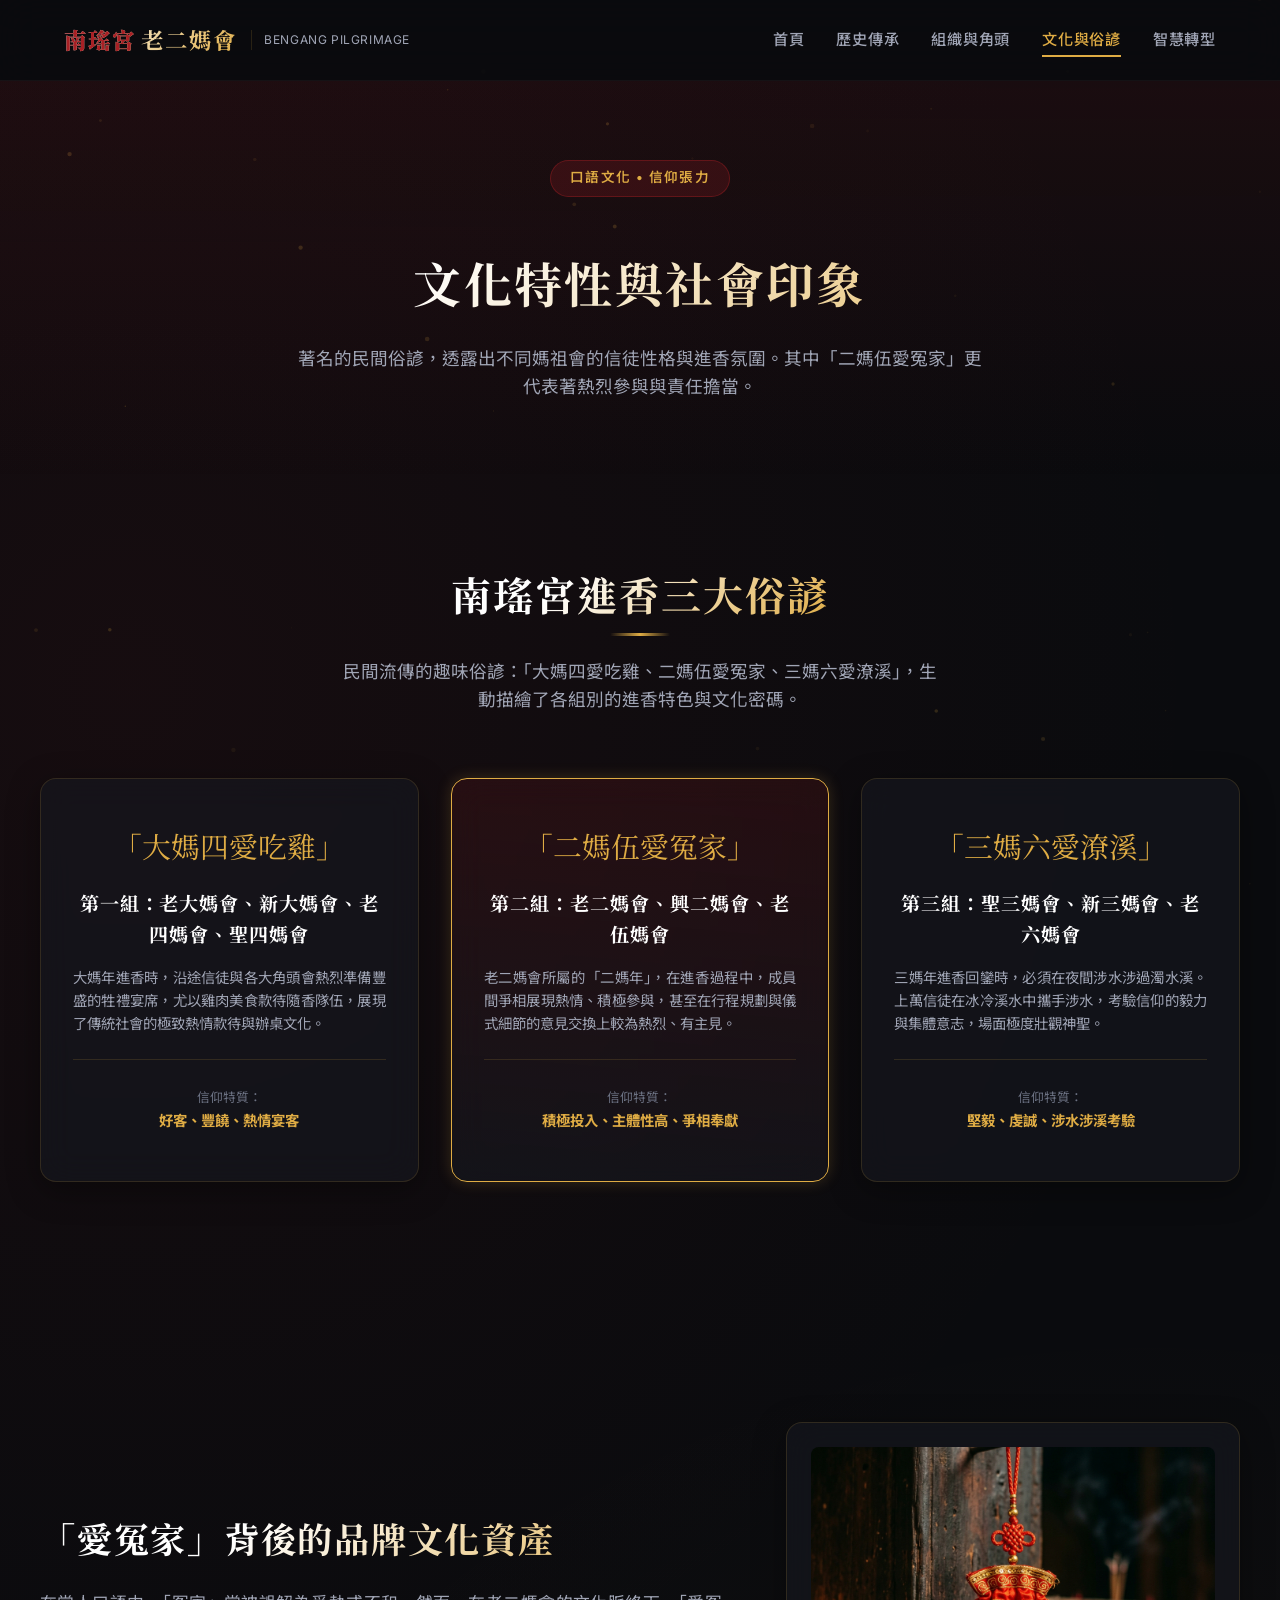
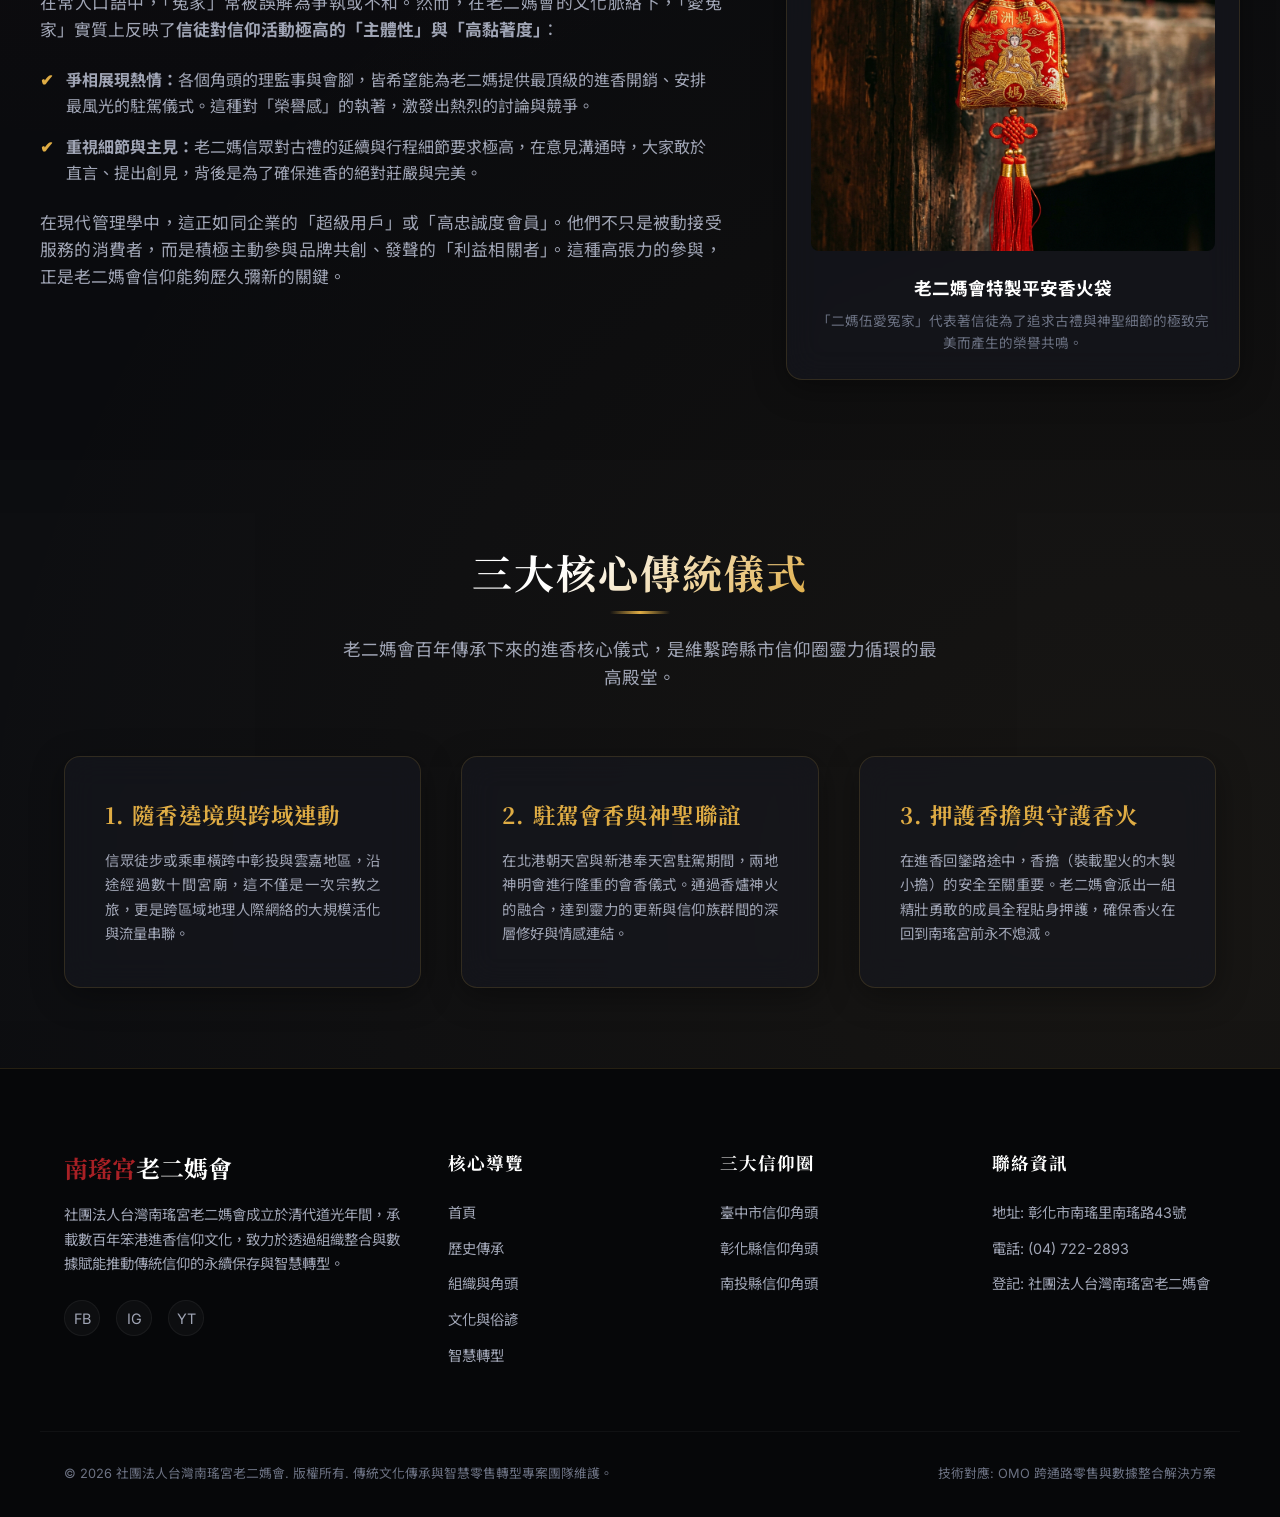
<file: 2MaZu/culture.html>
<!DOCTYPE html>
<html lang="zh-Hant">
<head>
  <meta charset="UTF-8">
  <meta name="viewport" content="width=device-width, initial-scale=1.0">
  <title>文化與俗諺 - 南瑤宮老二媽會官方網站</title>
  <meta name="description" content="深入解析南瑤宮著名的民俗俗諺「二媽伍愛冤家」的文化內涵，對照大媽年與三媽年特色，探討隨香遶境與押護香擔等珍貴無形文化資產。">
  <link rel="stylesheet" href="css/style.css">
</head>
<body>

  <!-- 導覽列 (Navbar) -->
  <nav class="navbar" id="navbar">
    <div class="container nav-container">
      <a href="index.html" class="nav-brand" id="nav-brand">
        <div class="brand-logo"><span>南瑤宮</span>老二媽會</div>
        <div class="brand-subtitle">BENGANG PILGRIMAGE</div>
      </a>
      <button class="nav-toggle" id="nav-toggle" aria-label="選單切換">
        <span></span>
        <span></span>
        <span></span>
      </button>
      <ul class="nav-menu" id="nav-menu">
        <li><a href="index.html" class="nav-link" id="nav-link-home">首頁</a></li>
        <li><a href="history.html" class="nav-link" id="nav-link-history">歷史傳承</a></li>
        <li><a href="organization.html" class="nav-link" id="nav-link-org">組織與角頭</a></li>
        <li><a href="culture.html" class="nav-link active" id="nav-link-culture">文化與俗諺</a></li>
        <li><a href="digital.html" class="nav-link" id="nav-link-digital">智慧轉型</a></li>
      </ul>
    </div>
  </nav>

  <!-- 標題橫幅 -->
  <header class="section-padding" style="background: linear-gradient(to bottom, rgba(168, 32, 37, 0.1) 0%, transparent 100%); margin-top: 80px;" id="culture-header">
    <div class="container" style="text-align: center;">
      <span class="hero-badge">口語文化 • 信仰張力</span>
      <h1 class="text-gradient" style="font-size: 3rem; margin-top: 1rem;">文化特性與社會印象</h1>
      <p style="color: var(--text-secondary); max-width: 700px; margin: 1.5rem auto 0; font-size: 1.1rem;">
        著名的民間俗諺，透露出不同媽祖會的信徒性格與進香氛圍。其中「二媽伍愛冤家」更代表著熱烈參與與責任擔當。
      </p>
    </div>
  </header>

  <!-- 三大俗諺對比區塊 (Saying Grid) -->
  <section class="section-padding container" id="saying-comparison">
    <div class="section-header">
      <h2 class="text-gradient">南瑤宮進香三大俗諺</h2>
      <p>民間流傳的趣味俗諺：「大媽四愛吃雞、二媽伍愛冤家、三媽六愛潦溪」，生動描繪了各組別的進香特色與文化密碼。</p>
    </div>

    <div class="saying-grid">
      <!-- 大媽四 -->
      <div class="glass-card saying-card" id="saying-card-1">
        <div class="saying-quote">「大媽四愛吃雞」</div>
        <h3 style="font-size: 1.2rem; margin-bottom: 1rem; color: #fff;">第一組：老大媽會、新大媽會、老四媽會、聖四媽會</h3>
        <p style="color: var(--text-secondary); font-size: 0.9rem; line-height: 1.6; text-align: justify;">
          大媽年進香時，沿途信徒與各大角頭會熱烈準備豐盛的牲禮宴席，尤以雞肉美食款待隨香隊伍，展現了傳統社會的極致熱情款待與辦桌文化。
        </p>
        <div class="saying-highlight">
          <span style="color: var(--text-muted); font-size: 0.8rem;">信仰特質：</span>
          <strong style="color: var(--secondary-color); font-size: 0.9rem; display: block;">好客、豐饒、熱情宴客</strong>
        </div>
      </div>

      <!-- 二媽伍 -->
      <div class="glass-card saying-card active-saying" id="saying-card-2">
        <div class="saying-quote">「二媽伍愛冤家」</div>
        <h3 style="font-size: 1.2rem; margin-bottom: 1rem; color: #fff;">第二組：老二媽會、興二媽會、老伍媽會</h3>
        <p style="color: var(--text-secondary); font-size: 0.9rem; line-height: 1.6; text-align: justify;">
          老二媽會所屬的「二媽年」，在進香過程中，成員間爭相展現熱情、積極參與，甚至在行程規劃與儀式細節的意見交換上較為熱烈、有主見。
        </p>
        <div class="saying-highlight">
          <span style="color: var(--text-muted); font-size: 0.8rem;">信仰特質：</span>
          <strong style="color: var(--secondary-color); font-size: 0.9rem; display: block;">積極投入、主體性高、爭相奉獻</strong>
        </div>
      </div>

      <!-- 三媽六 -->
      <div class="glass-card saying-card" id="saying-card-3">
        <div class="saying-quote">「三媽六愛潦溪」</div>
        <h3 style="font-size: 1.2rem; margin-bottom: 1rem; color: #fff;">第三組：聖三媽會、新三媽會、老六媽會</h3>
        <p style="color: var(--text-secondary); font-size: 0.9rem; line-height: 1.6; text-align: justify;">
          三媽年進香回鑾時，必須在夜間涉水涉過濁水溪。上萬信徒在冰冷溪水中攜手涉水，考驗信仰的毅力與集體意志，場面極度壯觀神聖。
        </p>
        <div class="saying-highlight">
          <span style="color: var(--text-muted); font-size: 0.8rem;">信仰特質：</span>
          <strong style="color: var(--secondary-color); font-size: 0.9rem; display: block;">堅毅、虔誠、涉水涉溪考驗</strong>
        </div>
      </div>
    </div>
  </section>

  <!-- 二媽伍愛冤家的深層包裝與解讀 (Deep Interpretation) -->
  <section class="section-padding container" id="saying-deep-dive">
    <div class="culture-detail-grid">
      <div class="culture-detail-text">
        <h2 class="text-gradient" style="font-size: 2.2rem; margin-bottom: 1.5rem;">「愛冤家」背後的品牌文化資產</h2>
        <p style="color: var(--text-secondary); margin-bottom: 1.2rem; text-align: justify; font-size: 1.05rem;">
          在常人口語中，「冤家」常被誤解為爭執或不和。然而，在老二媽會的文化脈絡下，「愛冤家」實質上反映了<strong>信徒對信仰活動極高的「主體性」與「高黏著度」</strong>：
        </p>
        <ul style="color: var(--text-secondary); display: flex; flex-direction: column; gap: 1rem; margin: 1.5rem 0;">
          <li style="display: flex; gap: 0.8rem; align-items: flex-start;">
            <span style="color: var(--secondary-color); font-weight: bold;">✔</span>
            <span><strong>爭相展現熱情：</strong>各個角頭的理監事與會腳，皆希望能為老二媽提供最頂級的進香開銷、安排最風光的駐駕儀式。這種對「榮譽感」的執著，激發出熱烈的討論與競爭。</span>
          </li>
          <li style="display: flex; gap: 0.8rem; align-items: flex-start;">
            <span style="color: var(--secondary-color); font-weight: bold;">✔</span>
            <span><strong>重視細節與主見：</strong>老二媽信眾對古禮的延續與行程細節要求極高，在意見溝通時，大家敢於直言、提出創見，背後是為了確保進香的絕對莊嚴與完美。</span>
          </li>
        </ul>
        <p style="color: var(--text-secondary); text-align: justify; font-size: 1.05rem;">
          在現代管理學中，這正如同企業的「超級用戶」或「高忠誠度會員」。他們不只是被動接受服務的消費者，而是積極主動參與品牌共創、發聲的「利益相關者」。這種高張力的參與，正是老二媽會信仰能夠歷久彌新的關鍵。
        </p>
      </div>

      <!-- 右側照片展示 -->
      <div class="glass-card" style="padding: 1.5rem; text-align: center;" id="amulet-showcase-card">
        <img src="assets/images/incense_bag.png" alt="精美刺繡香火袋" style="border-radius: 8px; margin-bottom: 1.5rem; width: 100%;">
        <strong style="color: #fff; font-size: 1.1rem; display: block; margin-bottom: 0.5rem;">老二媽會特製平安香火袋</strong>
        <p style="color: var(--text-muted); font-size: 0.85rem;">「二媽伍愛冤家」代表著信徒為了追求古禮與神聖細節的極致完美而產生的榮譽共鳴。</p>
      </div>
    </div>
  </section>

  <!-- 傳統儀式與文化遺產 -->
  <section class="section-padding" style="background: rgba(255, 255, 255, 0.01);" id="ceremonies-section">
    <div class="container">
      <div class="section-header">
        <h2 class="text-gradient">三大核心傳統儀式</h2>
        <p>老二媽會百年傳承下來的進香核心儀式，是維繫跨縣市信仰圈靈力循環的最高殿堂。</p>
      </div>

      <div style="display: grid; grid-template-columns: repeat(auto-fit, minmax(300px, 1fr)); gap: 2.5rem;">
        <div class="glass-card" id="ceremony-card-1">
          <h3 style="color: var(--secondary-color); margin-bottom: 1rem; font-size: 1.4rem;">1. 隨香遶境與跨域連動</h3>
          <p style="color: var(--text-secondary); font-size: 0.9rem; line-height: 1.7; text-align: justify;">
            信眾徒步或乘車橫跨中彰投與雲嘉地區，沿途經過數十間宮廟，這不僅是一次宗教之旅，更是跨區域地理人際網絡的大規模活化與流量串聯。
          </p>
        </div>
        <div class="glass-card" id="ceremony-card-2">
          <h3 style="color: var(--secondary-color); margin-bottom: 1rem; font-size: 1.4rem;">2. 駐駕會香與神聖聯誼</h3>
          <p style="color: var(--text-secondary); font-size: 0.9rem; line-height: 1.7; text-align: justify;">
            在北港朝天宮與新港奉天宮駐駕期間，兩地神明會進行隆重的會香儀式。通過香爐神火的融合，達到靈力的更新與信仰族群間的深層修好與情感連結。
          </p>
        </div>
        <div class="glass-card" id="ceremony-card-3">
          <h3 style="color: var(--secondary-color); margin-bottom: 1rem; font-size: 1.4rem;">3. 押護香擔與守護香火</h3>
          <p style="color: var(--text-secondary); font-size: 0.9rem; line-height: 1.7; text-align: justify;">
            在進香回鑾路途中，香擔（裝載聖火的木製小擔）的安全至關重要。老二媽會派出一組精壯勇敢的成員全程貼身押護，確保香火在回到南瑤宮前永不熄滅。
          </p>
        </div>
      </div>
    </div>
  </section>

  <!-- 頁尾 (Footer) -->
  <footer class="footer" id="footer">
    <div class="container footer-grid">
      <div class="footer-info">
        <div class="brand"><span>南瑤宮</span>老二媽會</div>
        <p style="text-align: justify;">社團法人台灣南瑤宮老二媽會成立於清代道光年間，承載數百年笨港進香信仰文化，致力於透過組織整合與數據賦能推動傳統信仰的永續保存與智慧轉型。</p>
        <div class="footer-socials">
          <a href="#" class="social-icon" aria-label="Facebook">FB</a>
          <a href="#" class="social-icon" aria-label="Instagram">IG</a>
          <a href="#" class="social-icon" aria-label="Youtube">YT</a>
        </div>
      </div>
      <div class="footer-links">
        <h4>核心導覽</h4>
        <ul>
          <li><a href="index.html">首頁</a></li>
          <li><a href="history.html">歷史傳承</a></li>
          <li><a href="organization.html">組織與角頭</a></li>
          <li><a href="culture.html">文化與俗諺</a></li>
          <li><a href="digital.html">智慧轉型</a></li>
        </ul>
      </div>
      <div class="footer-links">
        <h4>三大信仰圈</h4>
        <ul>
          <li><a href="#">臺中市信仰角頭</a></li>
          <li><a href="#">彰化縣信仰角頭</a></li>
          <li><a href="#">南投縣信仰角頭</a></li>
        </ul>
      </div>
      <div class="footer-links">
        <h4>聯絡資訊</h4>
        <ul style="color: var(--text-secondary);">
          <li>地址: 彰化市南瑤里南瑤路43號</li>
          <li>電話: (04) 722-2893</li>
          <li>登記: 社團法人台灣南瑤宮老二媽會</li>
        </ul>
      </div>
    </div>
    <div class="container footer-bottom">
      <p>&copy; 2026 社團法人台灣南瑤宮老二媽會. 版權所有. 傳統文化傳承與智慧零售轉型專案團隊維護。</p>
      <p>技術對應: OMO 跨通路零售與數據整合解決方案</p>
    </div>
  </footer>

  <script src="js/main.js"></script>
</body>
</html>
</file>
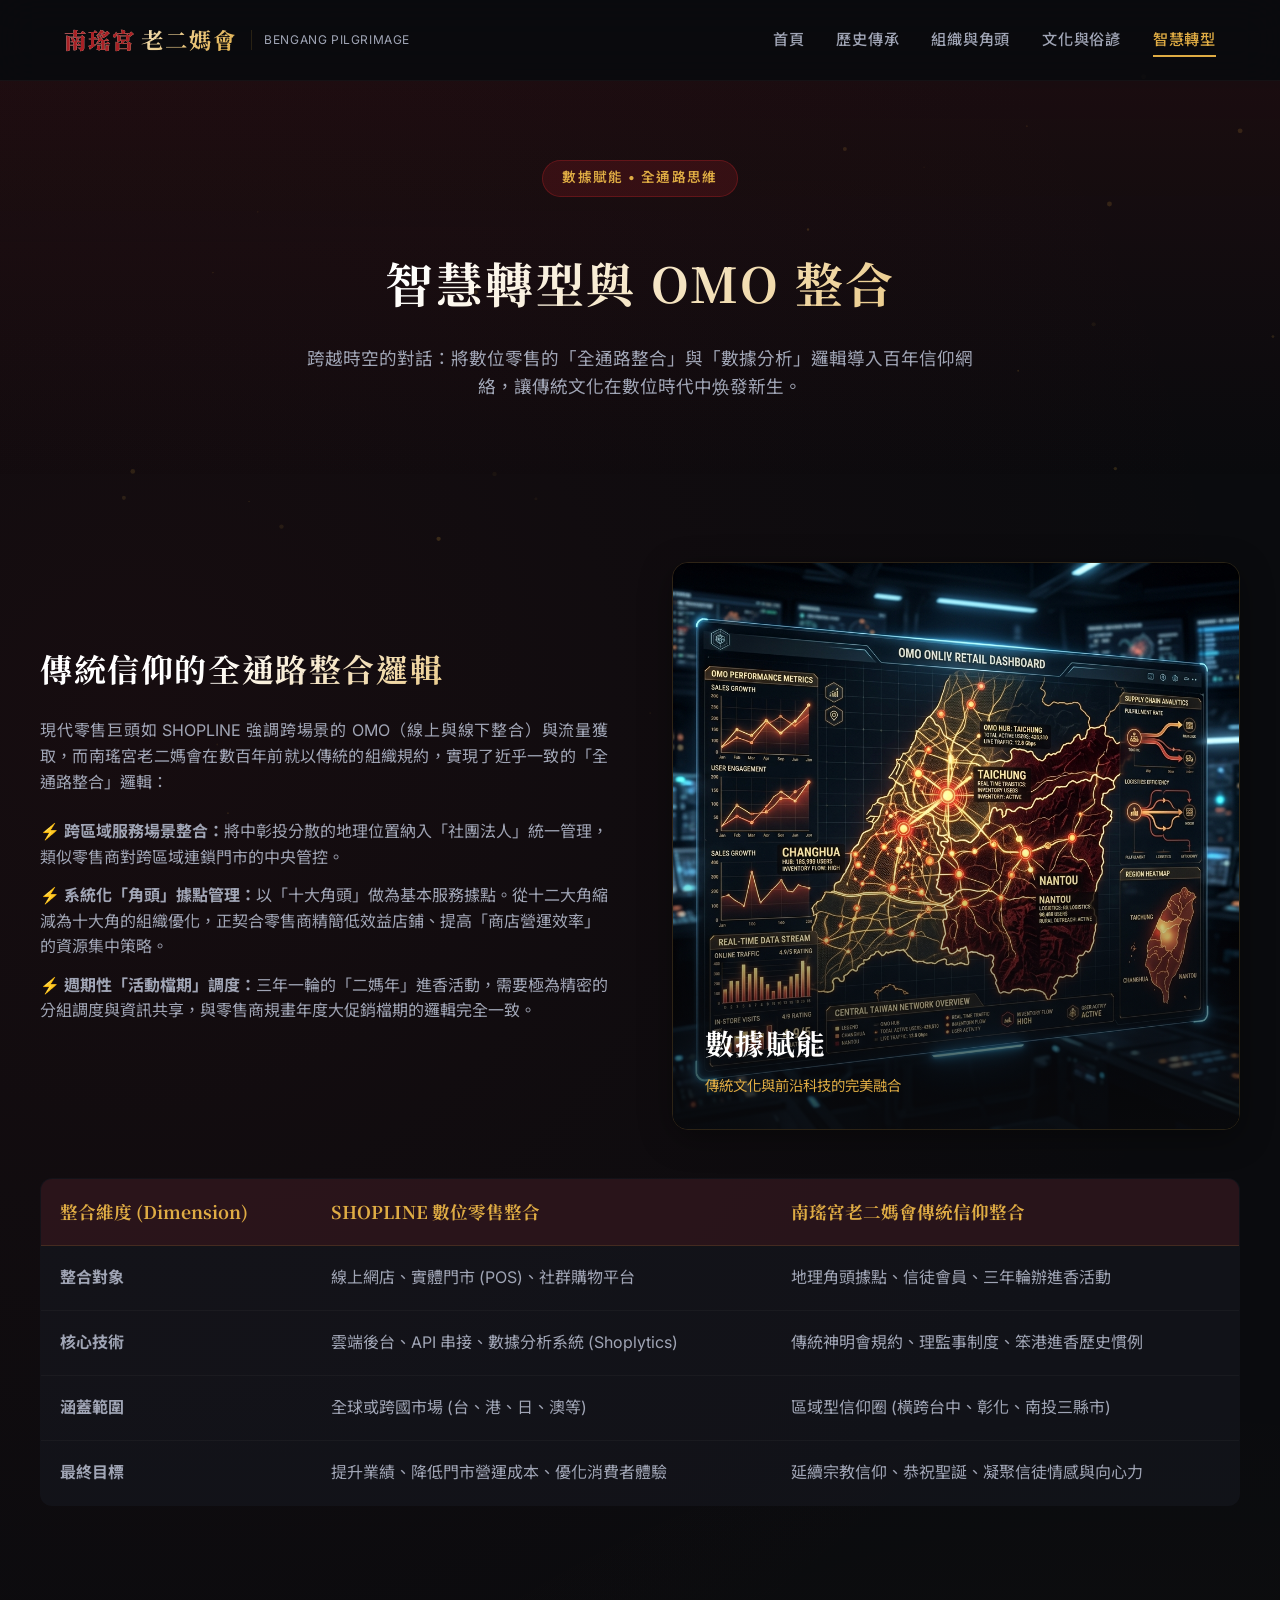
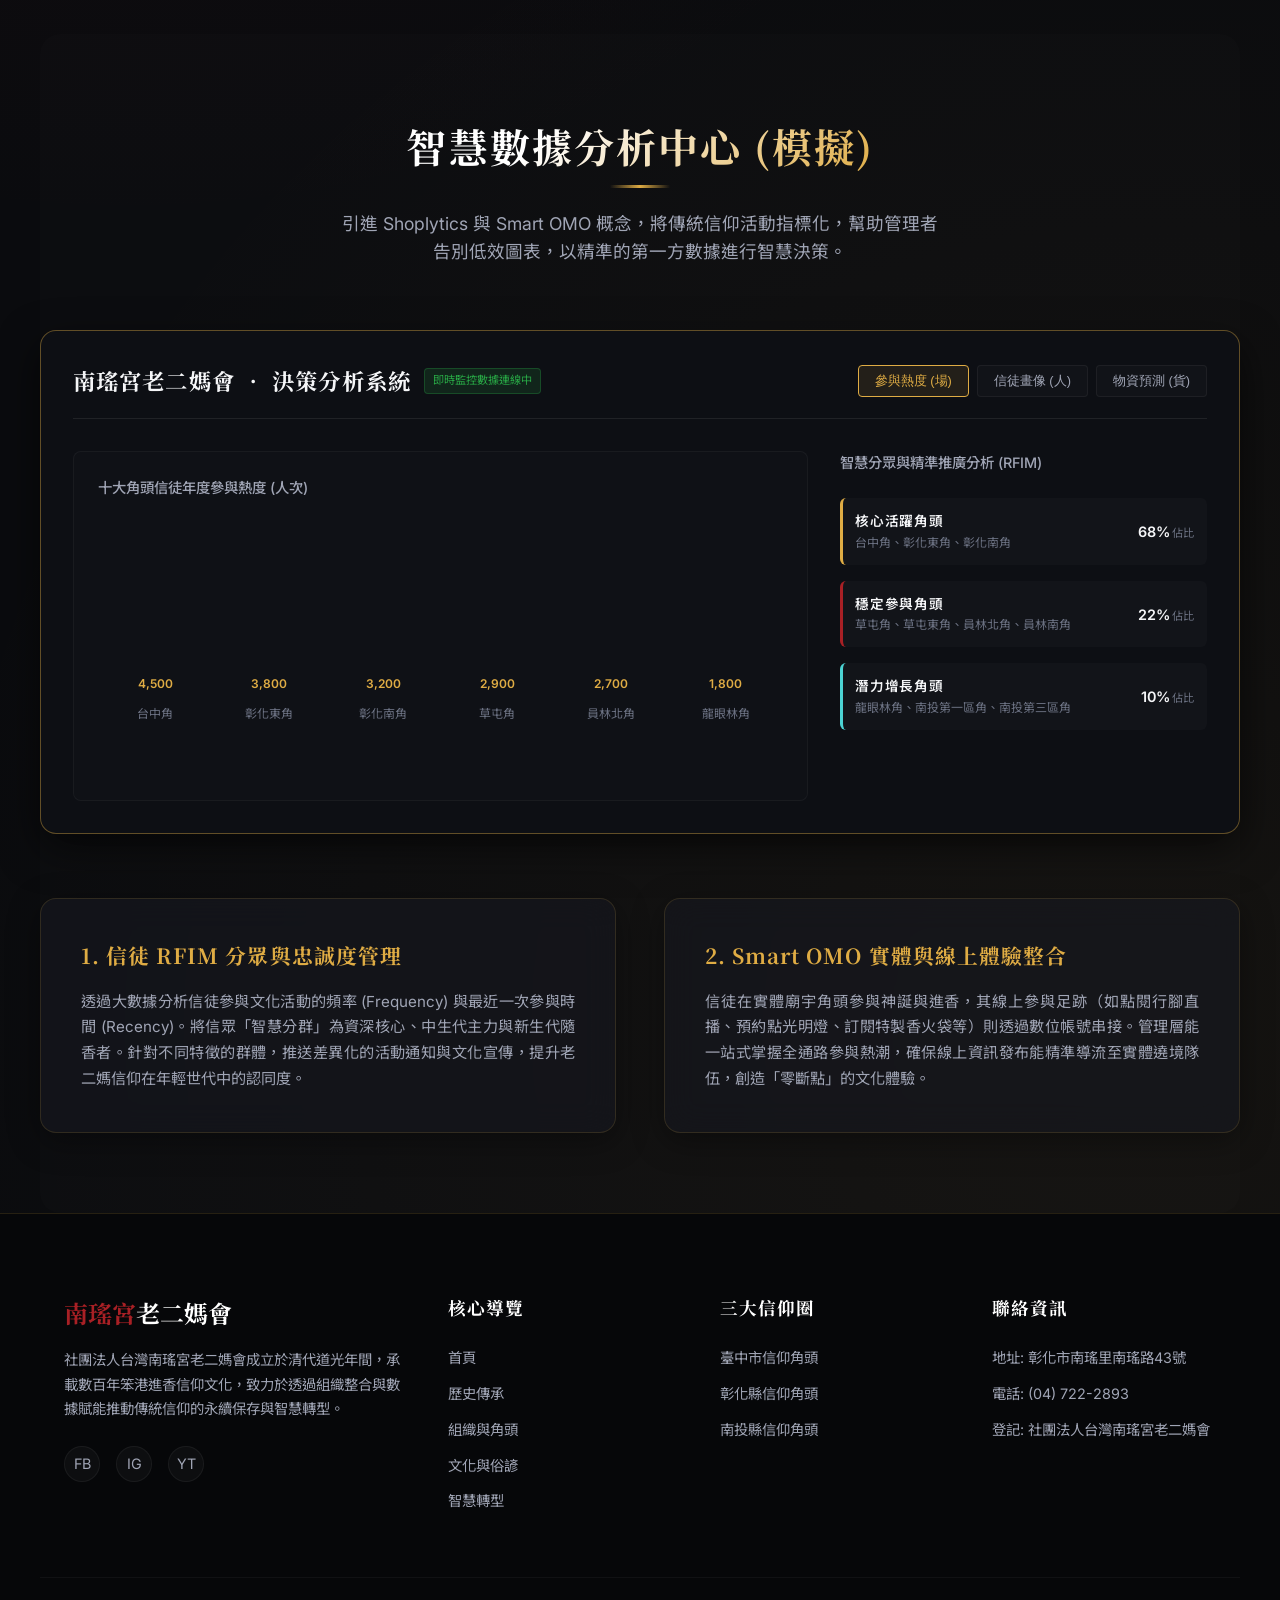
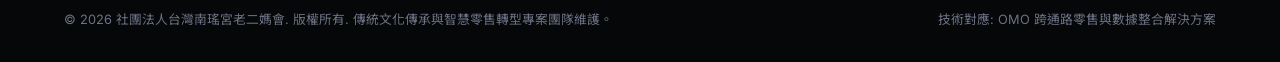
<file: 2MaZu/digital.html>
<!DOCTYPE html>
<html lang="zh-Hant">
<head>
  <meta charset="UTF-8">
  <meta name="viewport" content="width=device-width, initial-scale=1.0">
  <title>智慧轉型 - 南瑤宮老二媽會官方網站</title>
  <meta name="description" content="探討南瑤宮老二媽會如何對照現代 OMO 零售全通路概念，將分散的信眾、地理角頭與進香檔期進行系統化整合；並介紹數據分析工具在參與熱度、信徒分眾與物資預測上的智慧轉型應用。">
  <link rel="stylesheet" href="css/style.css">
</head>
<body>

  <!-- 導覽列 (Navbar) -->
  <nav class="navbar" id="navbar">
    <div class="container nav-container">
      <a href="index.html" class="nav-brand" id="nav-brand">
        <div class="brand-logo"><span>南瑤宮</span>老二媽會</div>
        <div class="brand-subtitle">BENGANG PILGRIMAGE</div>
      </a>
      <button class="nav-toggle" id="nav-toggle" aria-label="選單切換">
        <span></span>
        <span></span>
        <span></span>
      </button>
      <ul class="nav-menu" id="nav-menu">
        <li><a href="index.html" class="nav-link" id="nav-link-home">首頁</a></li>
        <li><a href="history.html" class="nav-link" id="nav-link-history">歷史傳承</a></li>
        <li><a href="organization.html" class="nav-link" id="nav-link-org">組織與角頭</a></li>
        <li><a href="culture.html" class="nav-link" id="nav-link-culture">文化與俗諺</a></li>
        <li><a href="digital.html" class="nav-link active" id="nav-link-digital">智慧轉型</a></li>
      </ul>
    </div>
  </nav>

  <!-- 標題橫幅 -->
  <header class="section-padding" style="background: linear-gradient(to bottom, rgba(168, 32, 37, 0.1) 0%, transparent 100%); margin-top: 80px;" id="digital-header">
    <div class="container" style="text-align: center;">
      <span class="hero-badge">數據賦能 • 全通路思維</span>
      <h1 class="text-gradient" style="font-size: 3rem; margin-top: 1rem;">智慧轉型與 OMO 整合</h1>
      <p style="color: var(--text-secondary); max-width: 700px; margin: 1.5rem auto 0; font-size: 1.1rem;">
        跨越時空的對話：將數位零售的「全通路整合」與「數據分析」邏輯導入百年信仰網絡，讓傳統文化在數位時代中焕發新生。
      </p>
    </div>
  </header>

  <!-- 零售整合與傳統信仰對照概念 (OMO Concept) -->
  <section class="section-padding container" id="omo-mapping-section">
    <div class="intro-grid">
      <div class="intro-text">
        <h2 class="text-gradient" style="font-size: 2rem; margin-bottom: 1.5rem;">傳統信仰的全通路整合邏輯</h2>
        <p style="color: var(--text-secondary); margin-bottom: 1.2rem; text-align: justify;">
          現代零售巨頭如 SHOPLINE 強調跨場景的 OMO（線上與線下整合）與流量獲取，而南瑤宮老二媽會在數百年前就以傳統的組織規約，實現了近乎一致的「全通路整合」邏輯：
        </p>
        <ul style="color: var(--text-secondary); display: flex; flex-direction: column; gap: 0.8rem; margin: 1.5rem 0;">
          <li>⚡ <strong>跨區域服務場景整合：</strong>將中彰投分散的地理位置納入「社團法人」統一管理，類似零售商對跨區域連鎖門市的中央管控。</li>
          <li>⚡ <strong>系統化「角頭」據點管理：</strong>以「十大角頭」做為基本服務據點。從十二大角縮減為十大角的組織優化，正契合零售商精簡低效益店鋪、提高「商店營運效率」的資源集中策略。</li>
          <li>⚡ <strong>週期性「活動檔期」調度：</strong>三年一輪的「二媽年」進香活動，需要極為精密的分組調度與資訊共享，與零售商規畫年度大促銷檔期的邏輯完全一致。</li>
        </ul>
      </div>
      <div class="intro-img-wrapper" id="digital-img-container">
        <img src="assets/images/digital_dashboard_bg.png" alt="數據整合與智慧轉型" style="width: 100%;">
        <div class="intro-tag">
          <h4>數據賦能</h4>
          <p>傳統文化與前沿科技的完美融合</p>
        </div>
      </div>
    </div>

    <!-- 對照表格 -->
    <div style="overflow-x: auto;">
      <table class="omo-compare-table" id="omo-compare-table">
        <thead>
          <tr>
            <th>整合維度 (Dimension)</th>
            <th>SHOPLINE 數位零售整合</th>
            <th>南瑤宮老二媽會傳統信仰整合</th>
          </tr>
        </thead>
        <tbody>
          <tr>
            <td><strong>整合對象</strong></td>
            <td>線上網店、實體門市 (POS)、社群購物平台</td>
            <td>地理角頭據點、信徒會員、三年輪辦進香活動</td>
          </tr>
          <tr>
            <td><strong>核心技術</strong></td>
            <td>雲端後台、API 串接、數據分析系統 (Shoplytics)</td>
            <td>傳統神明會規約、理監事制度、笨港進香歷史慣例</td>
          </tr>
          <tr>
            <td><strong>涵蓋範圍</strong></td>
            <td>全球或跨國市場 (台、港、日、澳等)</td>
            <td>區域型信仰圈 (橫跨台中、彰化、南投三縣市)</td>
          </tr>
          <tr>
            <td><strong>最終目標</strong></td>
            <td>提升業績、降低門市營運成本、優化消費者體驗</td>
            <td>延續宗教信仰、恭祝聖誕、凝聚信徒情感與向心力</td>
          </tr>
        </tbody>
      </table>
    </div>
  </section>

  <!-- 數據賦能智慧儀表板模擬 (Interactive Dashboard) -->
  <section class="section-padding container" style="background: rgba(255, 255, 255, 0.01); border-radius: 20px;" id="data-empowerment-section">
    <div class="section-header">
      <h2 class="text-gradient">智慧數據分析中心 (模擬)</h2>
      <p>引進 Shoplytics 與 Smart OMO 概念，將傳統信仰活動指標化，幫助管理者告別低效圖表，以精準的第一方數據進行智慧決策。</p>
    </div>

    <!-- 模擬儀表板容器 -->
    <div class="dashboard-frame" id="mock-dashboard-frame">
      <div class="db-header">
        <div class="db-title">
          <h3>南瑤宮老二媽會 • 決策分析系統</h3>
          <span class="db-badge">即時監控數據連線中</span>
        </div>
        <div class="db-tabs" id="db-tabs">
          <button class="db-tab-btn active" data-tab="heat" id="tab-heat">參與熱度 (場)</button>
          <button class="db-tab-btn" data-tab="members" id="tab-members">信徒畫像 (人)</button>
          <button class="db-tab-btn" data-tab="materials" id="tab-materials">物資預測 (貨)</button>
        </div>
      </div>

      <div class="db-grid">
        <!-- 左側圖表 -->
        <div class="db-chart-box" id="db-chart-box">
          <div class="db-chart-title" id="chart-title">十大角頭信徒年度參與熱度 (人次)</div>
          <div class="db-chart-container">
            <!-- 柱狀圖，將透過 JS 動態填入 -->
            <div class="bar-chart" id="bar-chart">
              <!-- JS 動態生成內容 -->
            </div>
          </div>
        </div>

        <!-- 右側統計指標 -->
        <div class="db-metrics-box">
          <div class="db-chart-title">智慧分眾與精準推廣分析 (RFIM)</div>
          <div class="segment-list" id="segment-container">
            <!-- JS 動態生成內容 -->
          </div>
        </div>
      </div>
    </div>

    <!-- 數據應用場景解說 -->
    <div style="display: grid; grid-template-columns: 1fr 1fr; gap: 3rem; margin-top: 4rem;">
      <div class="glass-card" id="scene-rfim">
        <h3 style="color: var(--secondary-color); font-size: 1.3rem; margin-bottom: 1rem;">1. 信徒 RFIM 分眾與忠誠度管理</h3>
        <p style="color: var(--text-secondary); font-size: 0.95rem; line-height: 1.7; text-align: justify;">
          透過大數據分析信徒參與文化活動的頻率 (Frequency) 與最近一次參與時間 (Recency)。將信眾「智慧分群」為資深核心、中生代主力與新生代隨香者。針對不同特徵的群體，推送差異化的活動通知與文化宣傳，提升老二媽信仰在年輕世代中的認同度。
        </p>
      </div>
      <div class="glass-card" id="scene-smart-omo">
        <h3 style="color: var(--secondary-color); font-size: 1.3rem; margin-bottom: 1rem;">2. Smart OMO 實體與線上體驗整合</h3>
        <p style="color: var(--text-secondary); font-size: 0.95rem; line-height: 1.7; text-align: justify;">
          信徒在實體廟宇角頭參與神誕與進香，其線上參與足跡（如點閱行腳直播、預約點光明燈、訂閱特製香火袋等）則透過數位帳號串接。管理層能一站式掌握全通路參與熱潮，確保線上資訊發布能精準導流至實體遶境隊伍，創造「零斷點」的文化體驗。
        </p>
      </div>
    </div>
  </section>

  <!-- 頁尾 (Footer) -->
  <footer class="footer" id="footer">
    <div class="container footer-grid">
      <div class="footer-info">
        <div class="brand"><span>南瑤宮</span>老二媽會</div>
        <p style="text-align: justify;">社團法人台灣南瑤宮老二媽會成立於清代道光年間，承載數百年笨港進香信仰文化，致力於透過組織整合與數據賦能推動傳統信仰的永續保存與智慧轉型。</p>
        <div class="footer-socials">
          <a href="#" class="social-icon" aria-label="Facebook">FB</a>
          <a href="#" class="social-icon" aria-label="Instagram">IG</a>
          <a href="#" class="social-icon" aria-label="Youtube">YT</a>
        </div>
      </div>
      <div class="footer-links">
        <h4>核心導覽</h4>
        <ul>
          <li><a href="index.html">首頁</a></li>
          <li><a href="history.html">歷史傳承</a></li>
          <li><a href="organization.html">組織與角頭</a></li>
          <li><a href="culture.html">文化與俗諺</a></li>
          <li><a href="digital.html">智慧轉型</a></li>
        </ul>
      </div>
      <div class="footer-links">
        <h4>三大信仰圈</h4>
        <ul>
          <li><a href="#">臺中市信仰角頭</a></li>
          <li><a href="#">彰化縣信仰角頭</a></li>
          <li><a href="#">南投縣信仰角頭</a></li>
        </ul>
      </div>
      <div class="footer-links">
        <h4>聯絡資訊</h4>
        <ul style="color: var(--text-secondary);">
          <li>地址: 彰化市南瑤里南瑤路43號</li>
          <li>電話: (04) 722-2893</li>
          <li>登記: 社團法人台灣南瑤宮老二媽會</li>
        </ul>
      </div>
    </div>
    <div class="container footer-bottom">
      <p>&copy; 2026 社團法人台灣南瑤宮老二媽會. 版權所有. 傳統文化傳承與智慧零售轉型專案團隊維護。</p>
      <p>技術對應: OMO 跨通路零售與數據整合解決方案</p>
    </div>
  </footer>

  <script src="js/main.js"></script>
</body>
</html>
</file>
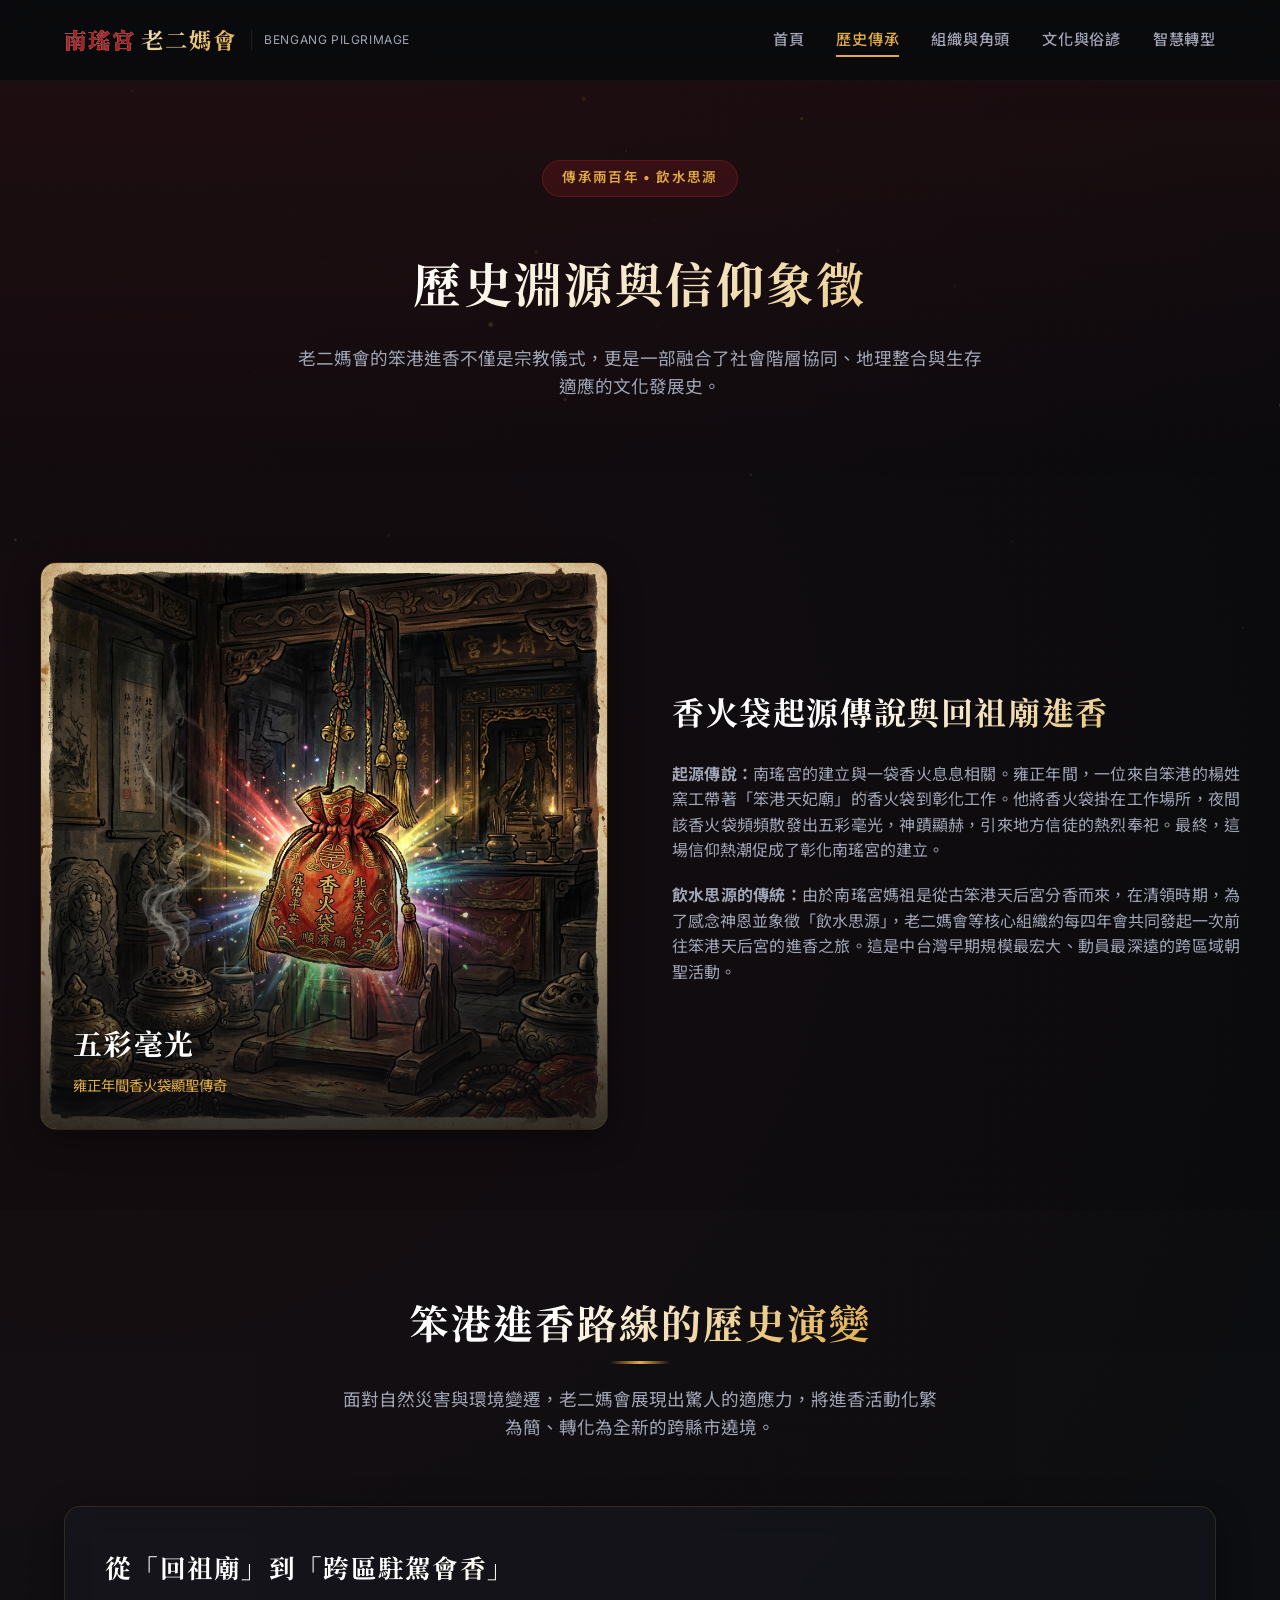
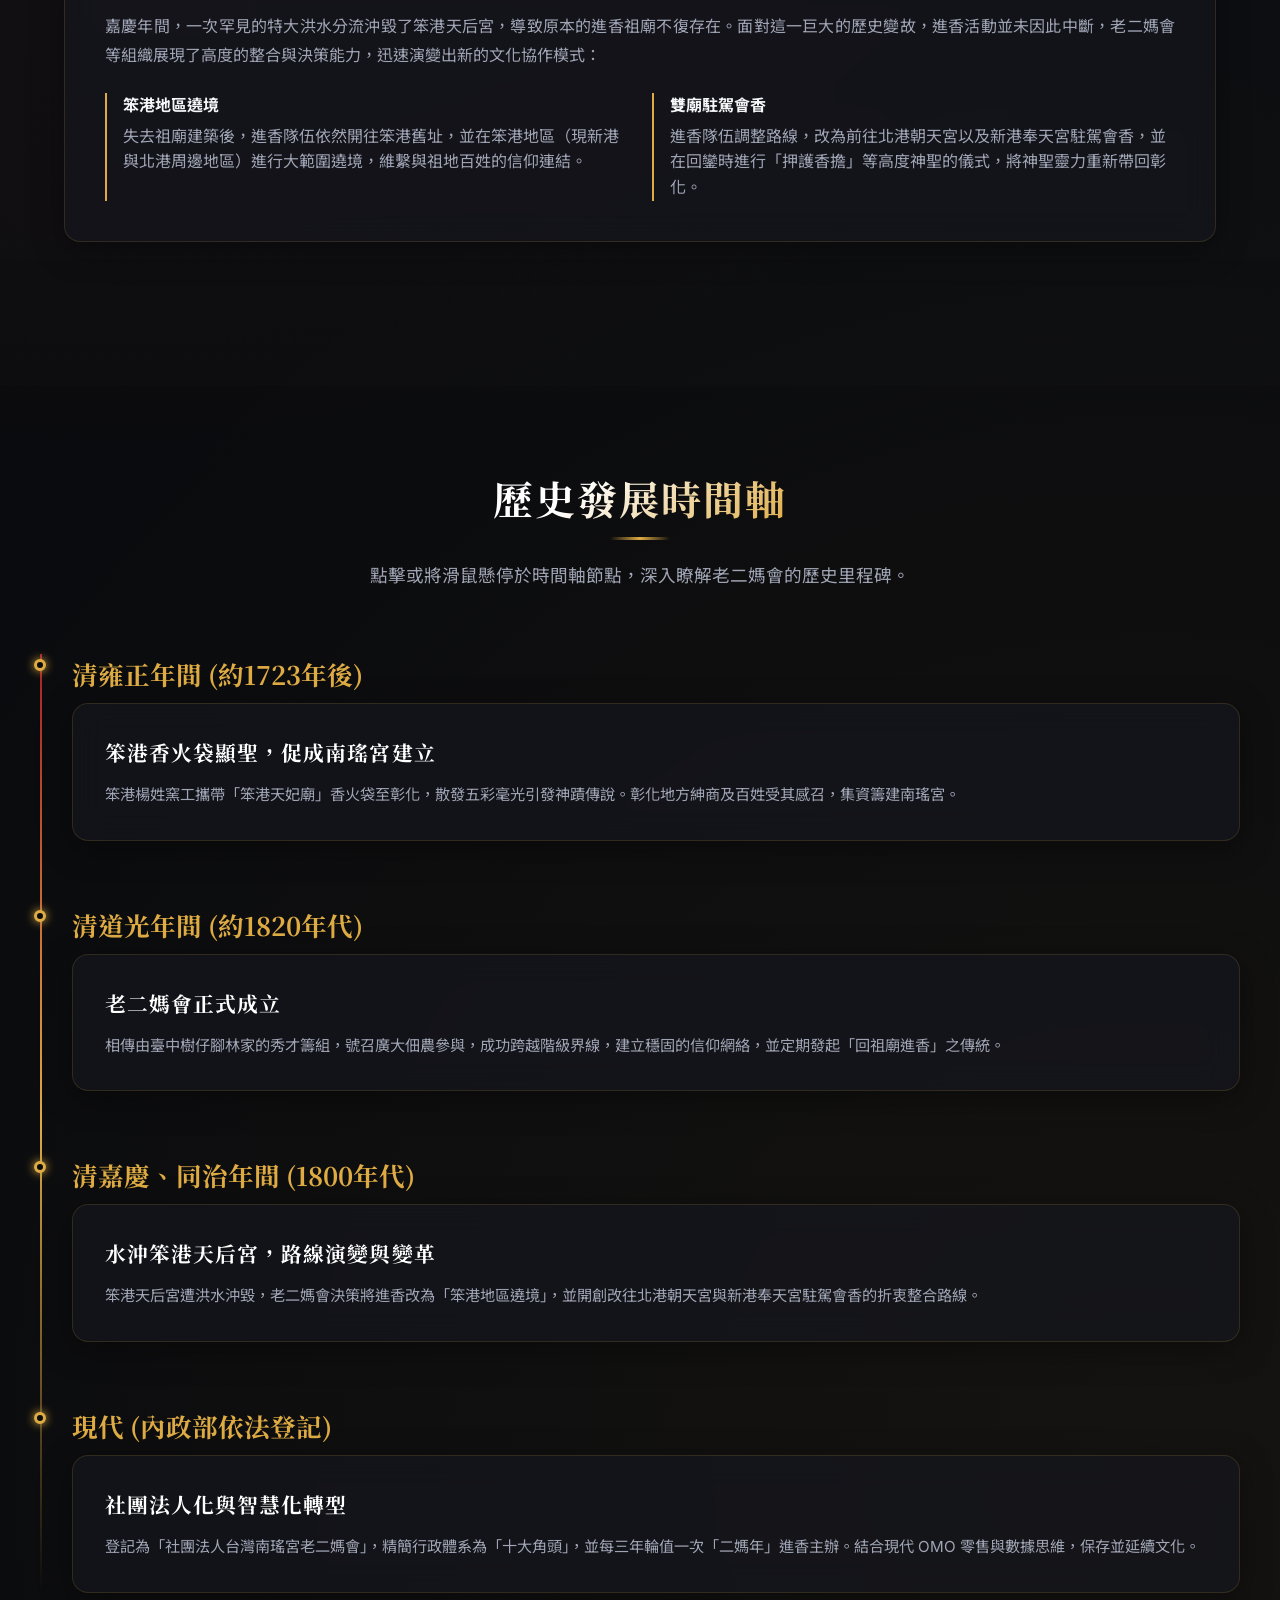
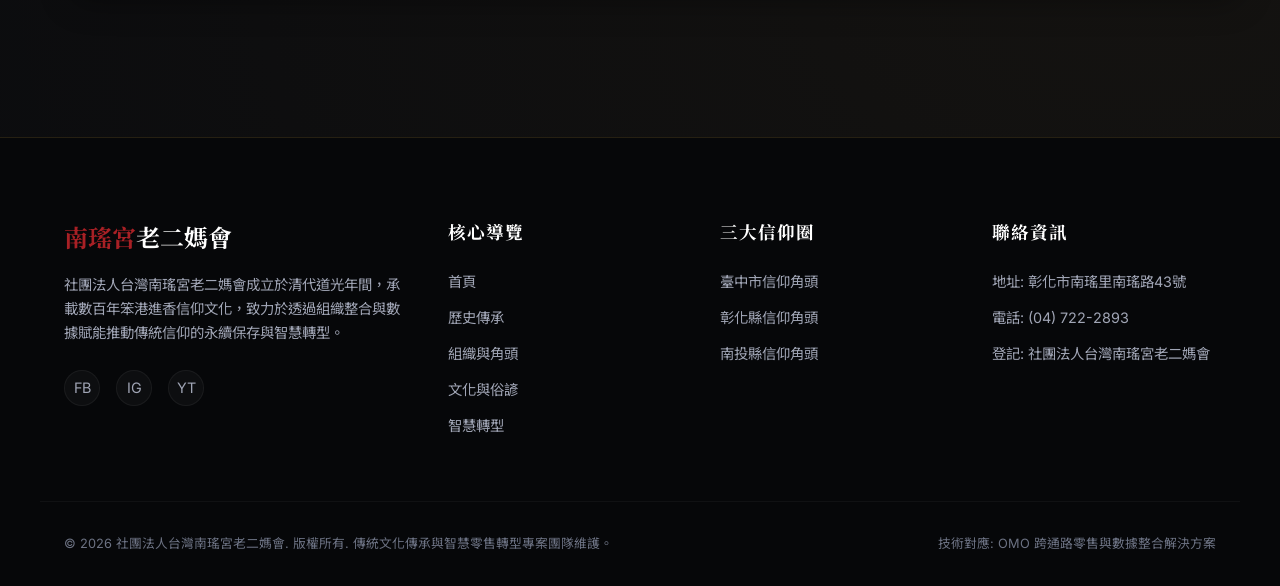
<file: 2MaZu/history.html>
<!DOCTYPE html>
<html lang="zh-Hant">

<head>
  <meta charset="UTF-8">
  <meta name="viewport" content="width=device-width, initial-scale=1.0">
  <title>歷史傳承 - 南瑤宮老二媽會官方網站</title>
  <meta name="description" content="深入探索南瑤宮老二媽會的歷史傳承與信仰象徵，包括雍正年間楊姓窯工的香火袋起源傳說、清領時期的笨港進香傳統，以及嘉慶年間天后宮洪水毀壞後的進香路線演變。">
  <link rel="stylesheet" href="css/style.css">
</head>

<body>

  <!-- 導覽列 (Navbar) -->
  <nav class="navbar" id="navbar">
    <div class="container nav-container">
      <a href="index.html" class="nav-brand" id="nav-brand">
        <div class="brand-logo"><span>南瑤宮</span>老二媽會</div>
        <div class="brand-subtitle">BENGANG PILGRIMAGE</div>
      </a>
      <button class="nav-toggle" id="nav-toggle" aria-label="選單切換">
        <span></span>
        <span></span>
        <span></span>
      </button>
      <ul class="nav-menu" id="nav-menu">
        <li><a href="index.html" class="nav-link" id="nav-link-home">首頁</a></li>
        <li><a href="history.html" class="nav-link active" id="nav-link-history">歷史傳承</a></li>
        <li><a href="organization.html" class="nav-link" id="nav-link-org">組織與角頭</a></li>
        <li><a href="culture.html" class="nav-link" id="nav-link-culture">文化與俗諺</a></li>
        <li><a href="digital.html" class="nav-link" id="nav-link-digital">智慧轉型</a></li>
      </ul>
    </div>
  </nav>

  <!-- 標題橫幅 (Subpage Header) -->
  <header class="section-padding"
    style="background: linear-gradient(to bottom, rgba(168, 32, 37, 0.1) 0%, transparent 100%); margin-top: 80px;"
    id="history-header">
    <div class="container" style="text-align: center;">
      <span class="hero-badge">傳承兩百年 • 飲水思源</span>
      <h1 class="text-gradient" style="font-size: 3rem; margin-top: 1rem;">歷史淵源與信仰象徵</h1>
      <p style="color: var(--text-secondary); max-width: 700px; margin: 1.5rem auto 0; font-size: 1.1rem;">
        老二媽會的笨港進香不僅是宗教儀式，更是一部融合了社會階層協同、地理整合與生存適應的文化發展史。
      </p>
    </div>
  </header>

  <!-- 起源傳說 (Origin Section) -->
  <section class="section-padding container" id="origin-section">
    <div class="intro-grid">
      <div class="intro-img-wrapper" id="history-img-container">
        <img src="assets/images/history_origin.png" alt="笨港天妃廟五彩毫光傳說" style="width: 100%;">
        <div class="intro-tag">
          <h4>五彩毫光</h4>
          <p>雍正年間香火袋顯聖傳奇</p>
        </div>
      </div>
      <div class="intro-text">
        <h2 class="text-gradient" style="font-size: 2rem; margin-bottom: 1.5rem;">香火袋起源傳說與回祖廟進香</h2>
        <p style="color: var(--text-secondary); margin-bottom: 1.2rem; text-align: justify;">
          <strong>起源傳說：</strong>南瑤宮的建立與一袋香火息息相關。雍正年間，一位來自笨港的楊姓窯工帶著「笨港天妃廟」的香火袋到彰化工作。他將香火袋掛在工作場所，夜間該香火袋頻頻散發出五彩毫光，神蹟顯赫，引來地方信徒的熱烈奉祀。最終，這場信仰熱潮促成了彰化南瑤宮的建立。
        </p>
        <p style="color: var(--text-secondary); margin-bottom: 1.2rem; text-align: justify;">
          <strong>飲水思源的傳統：</strong>由於南瑤宮媽祖是從古笨港天后宮分香而來，在清領時期，為了感念神恩並象徵「飲水思源」，老二媽會等核心組織約每四年會共同發起一次前往笨港天后宮的進香之旅。這是中台灣早期規模最宏大、動員最深遠的跨區域朝聖活動。
        </p>
      </div>
    </div>
  </section>

  <!-- 進香路線演變 (Route Evolution) -->
  <section class="section-padding" style="background: rgba(255, 255, 255, 0.01);" id="route-evolution-section">
    <div class="container">
      <div class="section-header">
        <h2 class="text-gradient">笨港進香路線的歷史演變</h2>
        <p>面對自然災害與環境變遷，老二媽會展現出驚人的適應力，將進香活動化繁為簡、轉化為全新的跨縣市遶境。</p>
      </div>

      <div class="glass-card" style="margin-bottom: 4rem;" id="route-card">
        <h3 class="text-gradient" style="font-size: 1.6rem; margin-bottom: 1.5rem;">從「回祖廟」到「跨區駐駕會香」</h3>
        <p style="color: var(--text-secondary); margin-bottom: 1.2rem; text-align: justify; line-height: 1.8;">
          嘉慶年間，一次罕見的特大洪水分流沖毀了笨港天后宮，導致原本的進香祖廟不復存在。面對這一巨大的歷史變故，進香活動並未因此中斷，老二媽會等組織展現了高度的整合與決策能力，迅速演變出新的文化協作模式：
        </p>
        <ul
          style="color: var(--text-secondary); display: grid; grid-template-columns: 1fr 1fr; gap: 1.5rem; margin-top: 1.5rem;">
          <li style="border-left: 2px solid var(--secondary-color); padding-left: 1rem;">
            <strong style="color: var(--text-primary); display: block; margin-bottom: 0.3rem;">笨港地區遶境</strong>
            失去祖廟建築後，進香隊伍依然開往笨港舊址，並在笨港地區（現新港與北港周邊地區）進行大範圍遶境，維繫與祖地百姓的信仰連結。
          </li>
          <li style="border-left: 2px solid var(--secondary-color); padding-left: 1rem;">
            <strong style="color: var(--text-primary); display: block; margin-bottom: 0.3rem;">雙廟駐駕會香</strong>
            進香隊伍調整路線，改為前往北港朝天宮以及新港奉天宮駐駕會香，並在回鑾時進行「押護香擔」等高度神聖的儀式，將神聖靈力重新帶回彰化。
          </li>
        </ul>
      </div>
    </div>
  </section>

  <!-- 互動式演進時間軸 (Timeline Section) -->
  <section class="section-padding container" id="timeline-interactive-section">
    <div class="section-header">
      <h2 class="text-gradient">歷史發展時間軸</h2>
      <p>點擊或將滑鼠懸停於時間軸節點，深入瞭解老二媽會的歷史里程碑。</p>
    </div>

    <div class="timeline-section">
      <!-- 節點 1 -->
      <div class="timeline-item" id="timeline-node-1">
        <div class="timeline-dot"></div>
        <div class="timeline-year">清雍正年間 (約1723年後)</div>
        <div class="glass-card timeline-card">
          <h3 style="margin-bottom: 0.8rem; font-size: 1.3rem; color: #fff;">笨港香火袋顯聖，促成南瑤宮建立</h3>
          <p style="color: var(--text-secondary); font-size: 0.95rem; line-height: 1.7;">
            笨港楊姓窯工攜帶「笨港天妃廟」香火袋至彰化，散發五彩毫光引發神蹟傳說。彰化地方紳商及百姓受其感召，集資籌建南瑤宮。
          </p>
        </div>
      </div>

      <!-- 節點 2 -->
      <div class="timeline-item" id="timeline-node-2">
        <div class="timeline-dot"></div>
        <div class="timeline-year">清道光年間 (約1820年代)</div>
        <div class="glass-card timeline-card">
          <h3 style="margin-bottom: 0.8rem; font-size: 1.3rem; color: #fff;">老二媽會正式成立</h3>
          <p style="color: var(--text-secondary); font-size: 0.95rem; line-height: 1.7;">
            相傳由臺中樹仔腳林家的秀才籌組，號召廣大佃農參與，成功跨越階級界線，建立穩固的信仰網絡，並定期發起「回祖廟進香」之傳統。
          </p>
        </div>
      </div>

      <!-- 節點 3 -->
      <div class="timeline-item" id="timeline-node-3">
        <div class="timeline-dot"></div>
        <div class="timeline-year">清嘉慶、同治年間 (1800年代)</div>
        <div class="glass-card timeline-card">
          <h3 style="margin-bottom: 0.8rem; font-size: 1.3rem; color: #fff;">水沖笨港天后宮，路線演變與變革</h3>
          <p style="color: var(--text-secondary); font-size: 0.95rem; line-height: 1.7;">
            笨港天后宮遭洪水沖毀，老二媽會決策將進香改為「笨港地區遶境」，並開創改往北港朝天宮與新港奉天宮駐駕會香的折衷整合路線。
          </p>
        </div>
      </div>

      <!-- 節點 4 -->
      <div class="timeline-item" id="timeline-node-4">
        <div class="timeline-dot"></div>
        <div class="timeline-year">現代 (內政部依法登記)</div>
        <div class="glass-card timeline-card">
          <h3 style="margin-bottom: 0.8rem; font-size: 1.3rem; color: #fff;">社團法人化與智慧化轉型</h3>
          <p style="color: var(--text-secondary); font-size: 0.95rem; line-height: 1.7;">
            登記為「社團法人台灣南瑤宮老二媽會」，精簡行政體系為「十大角頭」，並每三年輪值一次「二媽年」進香主辦。結合現代 OMO 零售與數據思維，保存並延續文化。
          </p>
        </div>
      </div>
    </div>
  </section>

  <!-- 頁尾 (Footer) -->
  <footer class="footer" id="footer">
    <div class="container footer-grid">
      <div class="footer-info">
        <div class="brand"><span>南瑤宮</span>老二媽會</div>
        <p style="text-align: justify;">社團法人台灣南瑤宮老二媽會成立於清代道光年間，承載數百年笨港進香信仰文化，致力於透過組織整合與數據賦能推動傳統信仰的永續保存與智慧轉型。</p>
        <div class="footer-socials">
          <a href="#" class="social-icon" aria-label="Facebook">FB</a>
          <a href="#" class="social-icon" aria-label="Instagram">IG</a>
          <a href="#" class="social-icon" aria-label="Youtube">YT</a>
        </div>
      </div>
      <div class="footer-links">
        <h4>核心導覽</h4>
        <ul>
          <li><a href="index.html">首頁</a></li>
          <li><a href="history.html">歷史傳承</a></li>
          <li><a href="organization.html">組織與角頭</a></li>
          <li><a href="culture.html">文化與俗諺</a></li>
          <li><a href="digital.html">智慧轉型</a></li>
        </ul>
      </div>
      <div class="footer-links">
        <h4>三大信仰圈</h4>
        <ul>
          <li><a href="#">臺中市信仰角頭</a></li>
          <li><a href="#">彰化縣信仰角頭</a></li>
          <li><a href="#">南投縣信仰角頭</a></li>
        </ul>
      </div>
      <div class="footer-links">
        <h4>聯絡資訊</h4>
        <ul style="color: var(--text-secondary);">
          <li>地址: 彰化市南瑤里南瑤路43號</li>
          <li>電話: (04) 722-2893</li>
          <li>登記: 社團法人台灣南瑤宮老二媽會</li>
        </ul>
      </div>
    </div>
    <div class="container footer-bottom">
      <p>&copy; 2026 社團法人台灣南瑤宮老二媽會. 版權所有. 傳統文化傳承與智慧零售轉型專案團隊維護。</p>
      <p>技術對應: OMO 跨通路零售與數據整合解決方案</p>
    </div>
  </footer>

  <script src="js/main.js"></script>
</body>

</html>
</file>
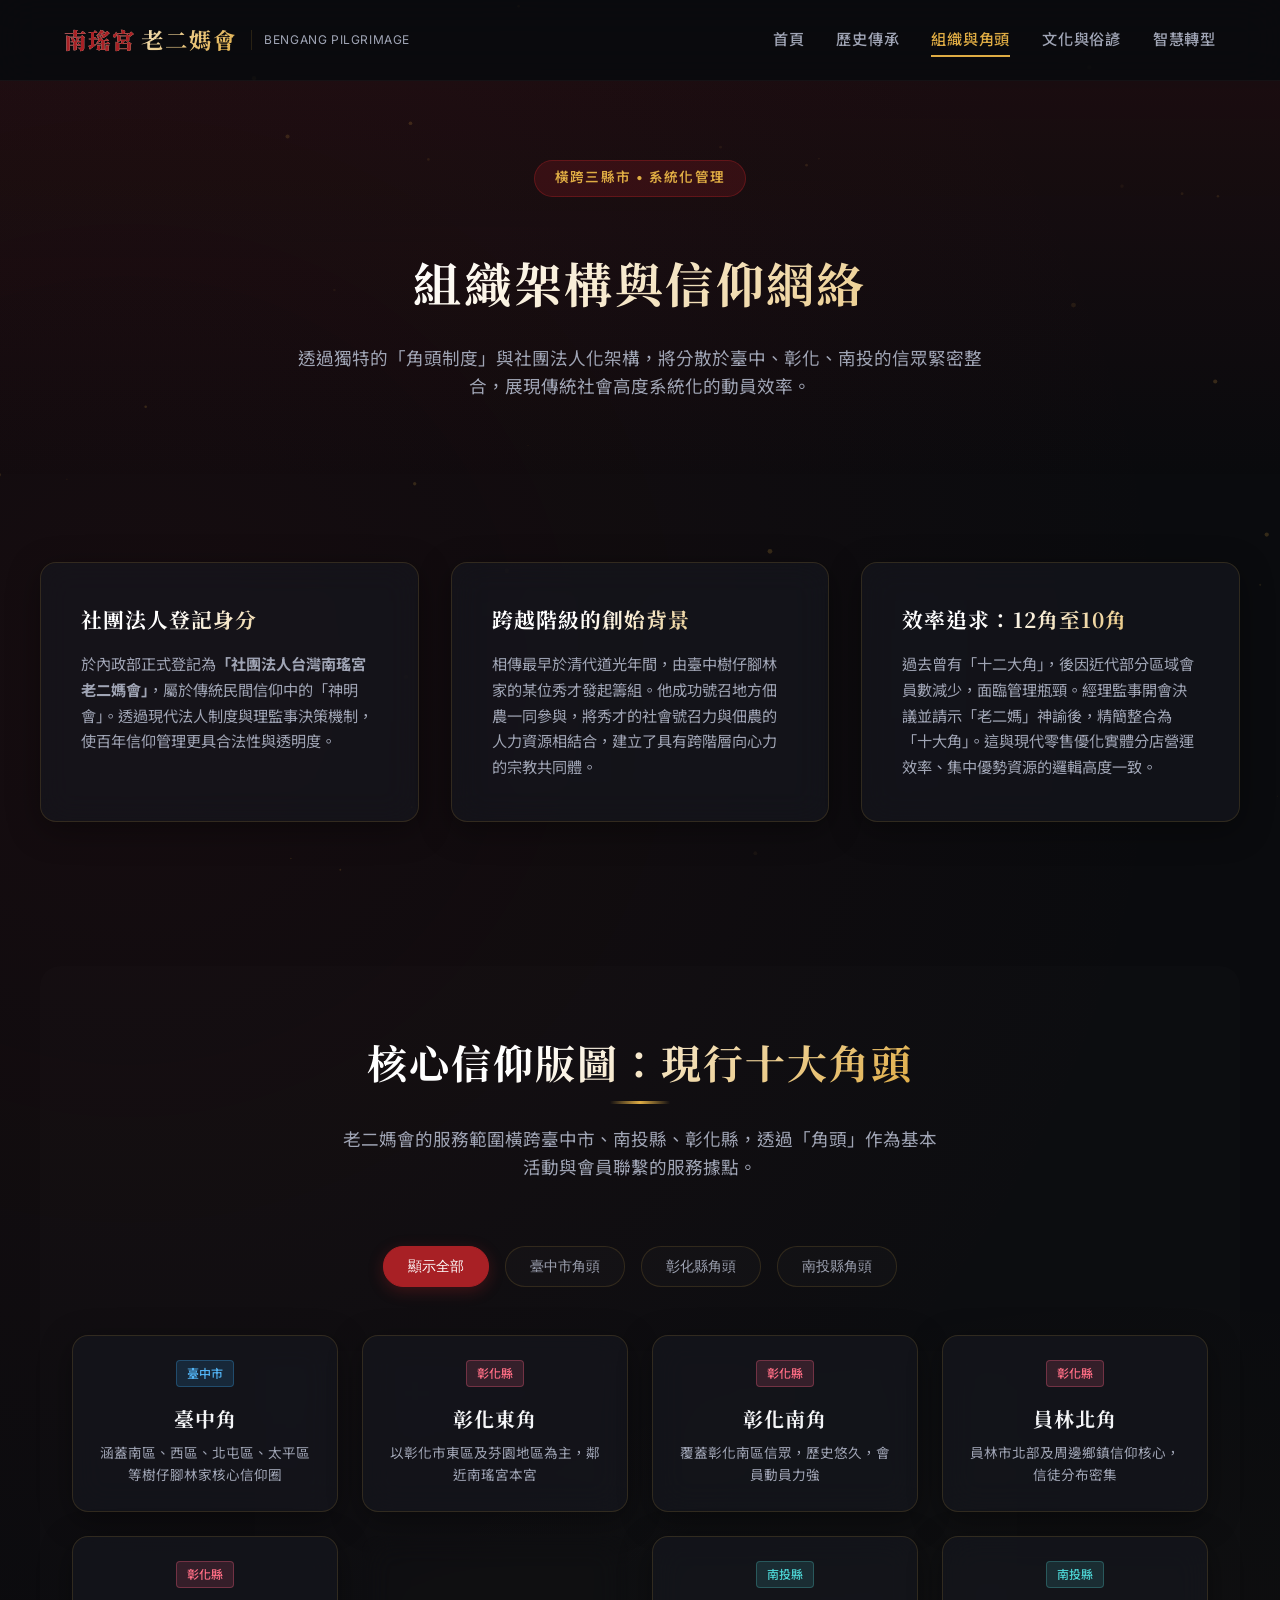
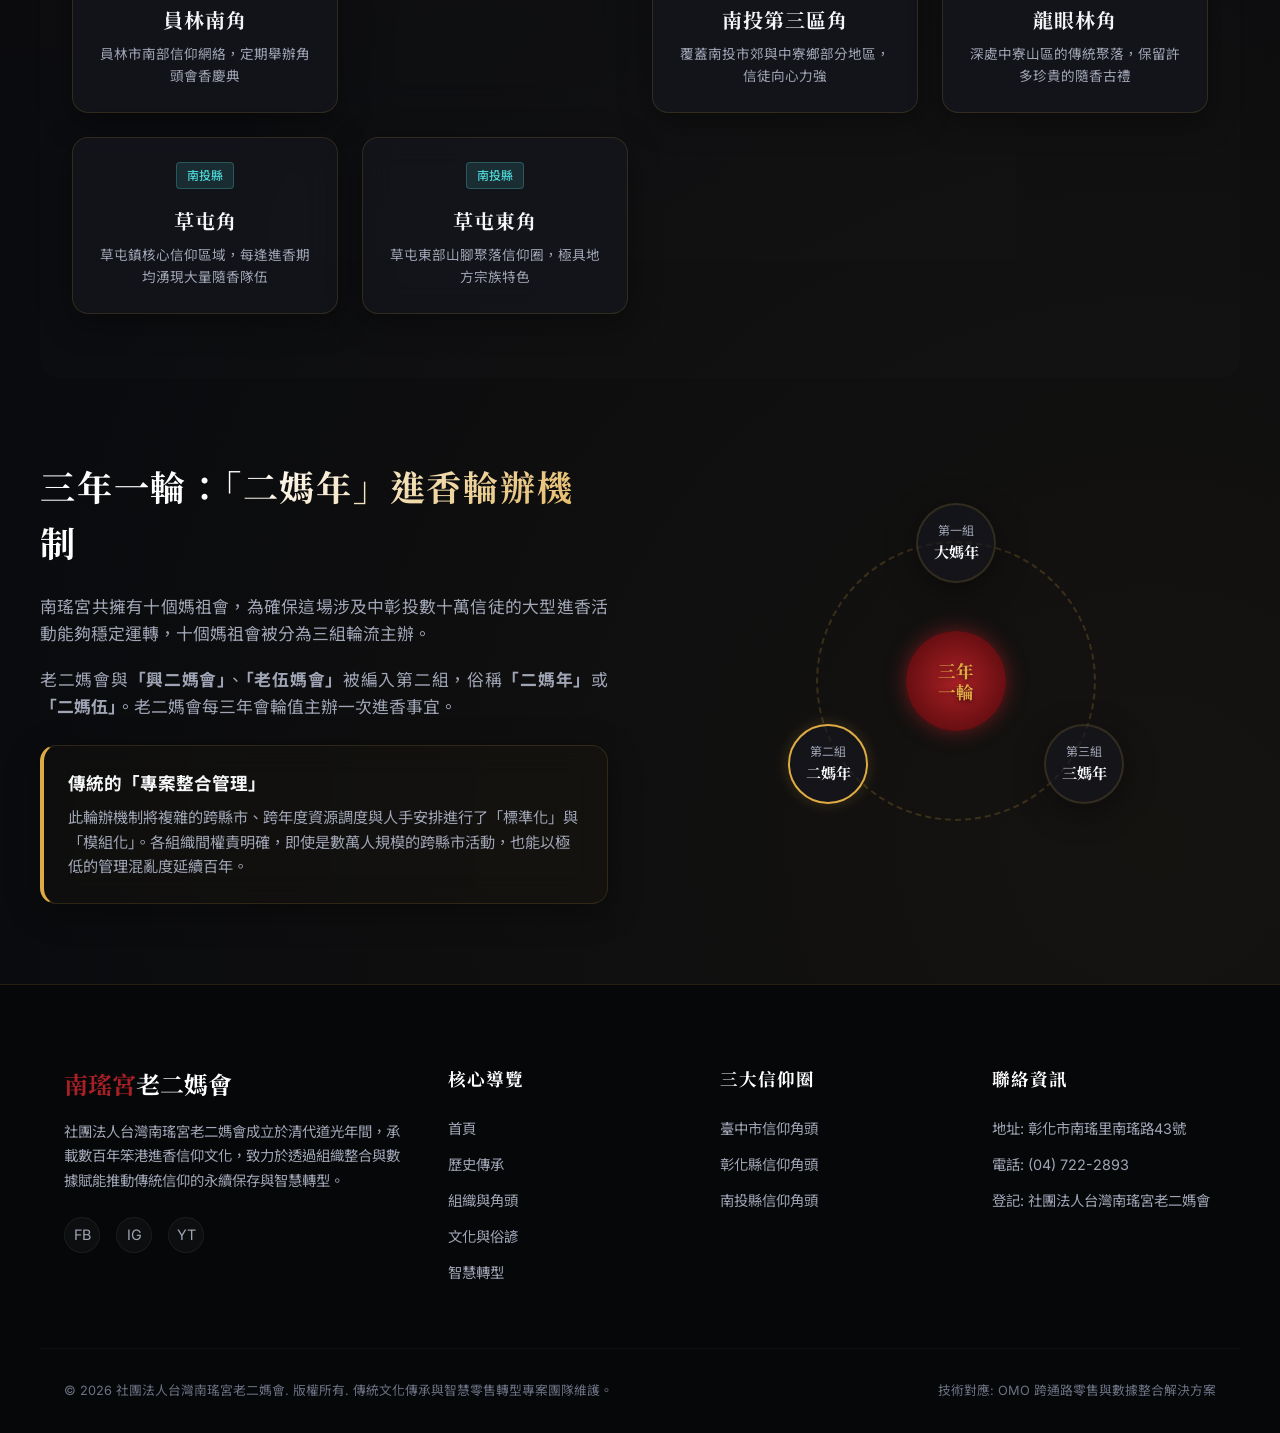
<file: 2MaZu/organization.html>
<!DOCTYPE html>
<html lang="zh-Hant">
<head>
  <meta charset="UTF-8">
  <meta name="viewport" content="width=device-width, initial-scale=1.0">
  <title>組織與角頭 - 南瑤宮老二媽會官方網站</title>
  <meta name="description" content="深入暸解社團法人台灣南瑤宮老二媽會的組織行政架構與信仰圈。展示橫跨中彰投的十大角頭、組織從十二大角優化至十大角的決策邏輯，以及三年一輪「二媽年」的進香輪辦運作機制。">
  <link rel="stylesheet" href="css/style.css">
</head>
<body>

  <!-- 導覽列 (Navbar) -->
  <nav class="navbar" id="navbar">
    <div class="container nav-container">
      <a href="index.html" class="nav-brand" id="nav-brand">
        <div class="brand-logo"><span>南瑤宮</span>老二媽會</div>
        <div class="brand-subtitle">BENGANG PILGRIMAGE</div>
      </a>
      <button class="nav-toggle" id="nav-toggle" aria-label="選單切換">
        <span></span>
        <span></span>
        <span></span>
      </button>
      <ul class="nav-menu" id="nav-menu">
        <li><a href="index.html" class="nav-link" id="nav-link-home">首頁</a></li>
        <li><a href="history.html" class="nav-link" id="nav-link-history">歷史傳承</a></li>
        <li><a href="organization.html" class="nav-link active" id="nav-link-org">組織與角頭</a></li>
        <li><a href="culture.html" class="nav-link" id="nav-link-culture">文化與俗諺</a></li>
        <li><a href="digital.html" class="nav-link" id="nav-link-digital">智慧轉型</a></li>
      </ul>
    </div>
  </nav>

  <!-- 標題橫幅 -->
  <header class="section-padding" style="background: linear-gradient(to bottom, rgba(168, 32, 37, 0.1) 0%, transparent 100%); margin-top: 80px;" id="org-header">
    <div class="container" style="text-align: center;">
      <span class="hero-badge">橫跨三縣市 • 系統化管理</span>
      <h1 class="text-gradient" style="font-size: 3rem; margin-top: 1rem;">組織架構與信仰網絡</h1>
      <p style="color: var(--text-secondary); max-width: 700px; margin: 1.5rem auto 0; font-size: 1.1rem;">
        透過獨特的「角頭制度」與社團法人化架構，將分散於臺中、彰化、南投的信眾緊密整合，展現傳統社會高度系統化的動員效率。
      </p>
    </div>
  </header>

  <!-- 法律地位與基本資料 -->
  <section class="section-padding container" id="legal-status-section">
    <div class="org-meta-grid">
      <div class="glass-card" id="legal-card-info">
        <h3 class="text-gradient" style="font-size: 1.3rem; margin-bottom: 1rem;">社團法人登記身分</h3>
        <p style="color: var(--text-secondary); font-size: 0.95rem; line-height: 1.7;">
          於內政部正式登記為<strong>「社團法人台灣南瑤宮老二媽會」</strong>，屬於傳統民間信仰中的「神明會」。透過現代法人制度與理監事決策機制，使百年信仰管理更具合法性與透明度。
        </p>
      </div>
      <div class="glass-card" id="legal-card-origin">
        <h3 class="text-gradient" style="font-size: 1.3rem; margin-bottom: 1rem;">跨越階級的創始背景</h3>
        <p style="color: var(--text-secondary); font-size: 0.95rem; line-height: 1.7;">
          相傳最早於清代道光年間，由臺中樹仔腳林家的某位秀才發起籌組。他成功號召地方佃農一同參與，將秀才的社會號召力與佃農的人力資源相結合，建立了具有跨階層向心力的宗教共同體。
        </p>
      </div>
      <div class="glass-card" id="legal-card-opt">
        <h3 class="text-gradient" style="font-size: 1.3rem; margin-bottom: 1rem;">效率追求：12角至10角</h3>
        <p style="color: var(--text-secondary); font-size: 0.95rem; line-height: 1.7;">
          過去曾有「十二大角」，後因近代部分區域會員數減少，面臨管理瓶頸。經理監事開會決議並請示「老二媽」神諭後，精簡整合為「十大角」。這與現代零售優化實體分店營運效率、集中優勢資源的邏輯高度一致。
        </p>
      </div>
    </div>
  </section>

  <!-- 十大角頭互動櫥窗 (Jiaotou Section) -->
  <section class="section-padding container" style="background: rgba(255, 255, 255, 0.01); border-radius: 20px; padding: 4rem 2rem;" id="jiaotou-showcase">
    <div class="section-header">
      <h2 class="text-gradient">核心信仰版圖：現行十大角頭</h2>
      <p>老二媽會的服務範圍橫跨臺中市、南投縣、彰化縣，透過「角頭」作為基本活動與會員聯繫的服務據點。</p>
    </div>

    <!-- 縣市篩選列 -->
    <div class="filter-bar" id="filter-bar">
      <button class="filter-btn active" data-filter="all" id="filter-all">顯示全部</button>
      <button class="filter-btn" data-filter="taichung" id="filter-taichung">臺中市角頭</button>
      <button class="filter-btn" data-filter="changhua" id="filter-changhua">彰化縣角頭</button>
      <button class="filter-btn" data-filter="nantou" id="filter-nantou">南投縣角頭</button>
    </div>

    <!-- 角頭網格 -->
    <div class="jiaotou-grid" id="jiaotou-grid">
      <!-- 臺中 -->
      <div class="glass-card jiaotou-card" data-county="taichung" id="card-taichung">
        <span class="county-badge county-taichung">臺中市</span>
        <h3>臺中角</h3>
        <p>涵蓋南區、西區、北屯區、太平區等樹仔腳林家核心信仰圈</p>
      </div>
      <!-- 彰化 -->
      <div class="glass-card jiaotou-card" data-county="changhua" id="card-ch-east">
        <span class="county-badge county-changhua">彰化縣</span>
        <h3>彰化東角</h3>
        <p>以彰化市東區及芬園地區為主，鄰近南瑤宮本宮</p>
      </div>
      <div class="glass-card jiaotou-card" data-county="changhua" id="card-ch-south">
        <span class="county-badge county-changhua">彰化縣</span>
        <h3>彰化南角</h3>
        <p>覆蓋彰化南區信眾，歷史悠久，會員動員力強</p>
      </div>
      <div class="glass-card jiaotou-card" data-county="changhua" id="card-yl-north">
        <span class="county-badge county-changhua">彰化縣</span>
        <h3>員林北角</h3>
        <p>員林市北部及周邊鄉鎮信仰核心，信徒分布密集</p>
      </div>
      <div class="glass-card jiaotou-card" data-county="changhua" id="card-yl-south">
        <span class="county-badge county-changhua">彰化縣</span>
        <h3>員林南角</h3>
        <p>員林市南部信仰網絡，定期舉辦角頭會香慶典</p>
      </div>
      <!-- 南投 -->
      <div class="glass-card jiaotou-card" data-county="nantou" id="card-nt-1">
        <span class="county-badge county-nantou">南投縣</span>
        <h3>南投第一區角</h3>
        <p>涵蓋南投市區與名間鄉部分村落，組織結構嚴密</p>
      </div>
      <div class="glass-card jiaotou-card" data-county="nantou" id="card-nt-3">
        <span class="county-badge county-nantou">南投縣</span>
        <h3>南投第三區角</h3>
        <p>覆蓋南投市郊與中寮鄉部分地區，信徒向心力強</p>
      </div>
      <div class="glass-card jiaotou-card" data-county="nantou" id="card-nt-ly">
        <span class="county-badge county-nantou">南投縣</span>
        <h3>龍眼林角</h3>
        <p>深處中寮山區的傳統聚落，保留許多珍貴的隨香古禮</p>
      </div>
      <div class="glass-card jiaotou-card" data-county="nantou" id="card-nt-ct">
        <span class="county-badge county-nantou">南投縣</span>
        <h3>草屯角</h3>
        <p>草屯鎮核心信仰區域，每逢進香期均湧現大量隨香隊伍</p>
      </div>
      <div class="glass-card jiaotou-card" data-county="nantou" id="card-nt-ct-east">
        <span class="county-badge county-nantou">南投縣</span>
        <h3>草屯東角</h3>
        <p>草屯東部山腳聚落信仰圈，極具地方宗族特色</p>
      </div>
    </div>
  </section>

  <!-- 輪辦機制與專案整合 (Rotation Section) -->
  <section class="section-padding container" id="rotation-section">
    <div class="rotation-grid">
      <div class="rotation-text">
        <h2 class="text-gradient" style="font-size: 2.2rem; margin-bottom: 1.5rem;">三年一輪：「二媽年」進香輪辦機制</h2>
        <p style="color: var(--text-secondary); margin-bottom: 1.2rem; text-align: justify; font-size: 1.05rem;">
          南瑤宮共擁有十個媽祖會，為確保這場涉及中彰投數十萬信徒的大型進香活動能夠穩定運轉，十個媽祖會被分為三組輪流主辦。
        </p>
        <p style="color: var(--text-secondary); margin-bottom: 1.5rem; text-align: justify; font-size: 1.05rem;">
          老二媽會與<strong>「興二媽會」</strong>、<strong>「老伍媽會」</strong>被編入第二組，俗稱<strong>「二媽年」</strong>或<strong>「二媽伍」</strong>。老二媽會每三年會輪值主辦一次進香事宜。
        </p>
        <div class="glass-card" style="border-left: 4px solid var(--secondary-color); padding: 1.5rem; background: rgba(223, 172, 68, 0.02);">
          <strong style="color: var(--text-primary); display: block; margin-bottom: 0.5rem; font-size: 1.1rem;">傳統的「專案整合管理」</strong>
          <p style="font-size: 0.95rem; color: var(--text-secondary); line-height: 1.6;">
            此輪辦機制將複雜的跨縣市、跨年度資源調度與人手安排進行了「標準化」與「模組化」。各組織間權責明確，即使是數萬人規模的跨縣市活動，也能以極低的管理混亂度延續百年。
          </p>
        </div>
      </div>

      <!-- 右側輪辦圓盤視覺 -->
      <div class="rotation-visual" id="rotation-visual-container">
        <div class="circle-container">
          <div class="circle-node node-1" id="node-group-1">
            <span>第一組</span>
            <strong>大媽年</strong>
          </div>
          <div class="circle-node node-2 active" id="node-group-2">
            <span>第二組</span>
            <strong>二媽年</strong>
          </div>
          <div class="circle-node node-3" id="node-group-3">
            <span>第三組</span>
            <strong>三媽年</strong>
          </div>
        </div>
        <div class="circle-center">
          <span>三年<br>一輪</span>
        </div>
      </div>
    </div>
  </section>

  <!-- 頁尾 (Footer) -->
  <footer class="footer" id="footer">
    <div class="container footer-grid">
      <div class="footer-info">
        <div class="brand"><span>南瑤宮</span>老二媽會</div>
        <p style="text-align: justify;">社團法人台灣南瑤宮老二媽會成立於清代道光年間，承載數百年笨港進香信仰文化，致力於透過組織整合與數據賦能推動傳統信仰的永續保存與智慧轉型。</p>
        <div class="footer-socials">
          <a href="#" class="social-icon" aria-label="Facebook">FB</a>
          <a href="#" class="social-icon" aria-label="Instagram">IG</a>
          <a href="#" class="social-icon" aria-label="Youtube">YT</a>
        </div>
      </div>
      <div class="footer-links">
        <h4>核心導覽</h4>
        <ul>
          <li><a href="index.html">首頁</a></li>
          <li><a href="history.html">歷史傳承</a></li>
          <li><a href="organization.html">組織與角頭</a></li>
          <li><a href="culture.html">文化與俗諺</a></li>
          <li><a href="digital.html">智慧轉型</a></li>
        </ul>
      </div>
      <div class="footer-links">
        <h4>三大信仰圈</h4>
        <ul>
          <li><a href="#">臺中市信仰角頭</a></li>
          <li><a href="#">彰化縣信仰角頭</a></li>
          <li><a href="#">南投縣信仰角頭</a></li>
        </ul>
      </div>
      <div class="footer-links">
        <h4>聯絡資訊</h4>
        <ul style="color: var(--text-secondary);">
          <li>地址: 彰化市南瑤里南瑤路43號</li>
          <li>電話: (04) 722-2893</li>
          <li>登記: 社團法人台灣南瑤宮老二媽會</li>
        </ul>
      </div>
    </div>
    <div class="container footer-bottom">
      <p>&copy; 2026 社團法人台灣南瑤宮老二媽會. 版權所有. 傳統文化傳承與智慧零售轉型專案團隊維護。</p>
      <p>技術對應: OMO 跨通路零售與數據整合解決方案</p>
    </div>
  </footer>

  <script src="js/main.js"></script>
</body>
</html>
</file>
<file: 2MaZu/css/style.css>
@import url('https://fonts.googleapis.com/css2?family=Inter:wght@300;400;500;600;700&family=Noto+Sans+TC:wght@300;400;500;700&family=Noto+Serif+TC:wght@500;700;900&display=swap');

/* --- 全站變數設計系統 --- */
:root {
  --primary-color: #a82025;      /* 廟宇朱紅 */
  --primary-hover: #c4272d;
  --secondary-color: #dfac44;    /* 尊爵流光金 */
  --secondary-hover: #f3c66f;
  --bg-dark: #0a0b0e;            /* 深黑色底 */
  --bg-card: rgba(22, 24, 31, 0.65); /* 曜石卡片底色 */
  --border-color: rgba(223, 172, 68, 0.15); /* 金色微光邊框 */
  --border-hover: rgba(223, 172, 68, 0.4);
  --text-primary: #f5f6f8;       /* 淺灰白字 */
  --text-secondary: #a0a5b5;     /* 中灰藍字 */
  --text-muted: #6c7283;         /* 深灰字 */
  --glow-shadow: 0 0 15px rgba(223, 172, 68, 0.2);
  --glass-shadow: 0 8px 32px 0 rgba(0, 0, 0, 0.37);
  --glass-bg: rgba(15, 16, 20, 0.7);
  --font-serif: 'Noto Serif TC', serif;
  --font-sans: 'Inter', 'Noto Sans TC', sans-serif;
  --transition-smooth: all 0.4s cubic-bezier(0.16, 1, 0.3, 1);
  --transition-fast: all 0.2s ease;
}

/* --- 全域樣式重設與基礎排版 --- */
* {
  box-sizing: border-box;
  margin: 0;
  padding: 0;
}

html {
  scroll-behavior: smooth;
  font-size: 16px;
}

body {
  font-family: var(--font-sans);
  background-color: var(--bg-dark);
  color: var(--text-primary);
  line-height: 1.6;
  overflow-x: hidden;
  position: relative;
}

/* 典雅背景氛圍 */
body::before {
  content: '';
  position: absolute;
  top: 0;
  left: 0;
  width: 100%;
  height: 100%;
  background: radial-gradient(circle at 10% 20%, rgba(168, 32, 37, 0.08) 0%, transparent 40%),
              radial-gradient(circle at 90% 80%, rgba(223, 172, 68, 0.05) 0%, transparent 45%);
  pointer-events: none;
  z-index: -2;
}

h1, h2, h3, h4, h5, h6 {
  font-family: var(--font-serif);
  color: var(--text-primary);
  letter-spacing: 0.05em;
  font-weight: 700;
}

a {
  color: inherit;
  text-decoration: none;
  transition: var(--transition-fast);
}

img {
  max-width: 100%;
  height: auto;
  display: block;
}

ul {
  list-style: none;
}

/* 捲軸美化 */
::-webkit-scrollbar {
  width: 8px;
}
::-webkit-scrollbar-track {
  background: var(--bg-dark);
}
::-webkit-scrollbar-thumb {
  background: var(--primary-color);
  border-radius: 4px;
}
::-webkit-scrollbar-thumb:hover {
  background: var(--secondary-color);
}

/* --- 全站共用元件與版面配置 (Layout) --- */
.container {
  width: 100%;
  max-width: 1200px;
  margin: 0 auto;
  padding: 0 1.5rem;
}

.section-padding {
  padding: 5rem 0;
}

.section-header {
  text-align: center;
  margin-bottom: 4rem;
  position: relative;
}

.section-header h2 {
  font-size: 2.5rem;
  margin-bottom: 1rem;
  position: relative;
  display: inline-block;
}

.section-header h2::after {
  content: '';
  position: absolute;
  bottom: -10px;
  left: 50%;
  transform: translateX(-50%);
  width: 60px;
  height: 3px;
  background: linear-gradient(90deg, transparent, var(--secondary-color), transparent);
}

.section-header p {
  color: var(--text-secondary);
  font-size: 1.1rem;
  max-width: 600px;
  margin: 1rem auto 0;
}

/* 璀璨金屬漸層字體 */
.text-gradient {
  background: linear-gradient(135deg, #ffffff 30%, var(--secondary-color) 100%);
  -webkit-background-clip: text;
  -webkit-text-fill-color: transparent;
}

/* 金色發光按鈕 */
.btn-gold {
  display: inline-flex;
  align-items: center;
  justify-content: center;
  padding: 0.8rem 2rem;
  background: linear-gradient(135deg, var(--secondary-color), #b88523);
  color: #000;
  font-weight: 600;
  border-radius: 30px;
  border: none;
  cursor: pointer;
  box-shadow: 0 4px 15px rgba(223, 172, 68, 0.3);
  transition: var(--transition-smooth);
  font-size: 1rem;
  letter-spacing: 0.05em;
}

.btn-gold:hover {
  transform: translateY(-3px);
  box-shadow: 0 8px 25px rgba(223, 172, 68, 0.5);
  background: linear-gradient(135deg, var(--secondary-hover), var(--secondary-color));
}

.btn-outline {
  display: inline-flex;
  align-items: center;
  justify-content: center;
  padding: 0.8rem 2rem;
  background: transparent;
  color: var(--text-primary);
  border: 1px solid var(--border-color);
  font-weight: 500;
  border-radius: 30px;
  cursor: pointer;
  transition: var(--transition-smooth);
  font-size: 1rem;
}

.btn-outline:hover {
  border-color: var(--secondary-color);
  background: rgba(223, 172, 68, 0.05);
  box-shadow: var(--glow-shadow);
  color: var(--secondary-color);
  transform: translateY(-3px);
}

/* 毛玻璃典雅卡片 */
.glass-card {
  background: var(--bg-card);
  border: 1px solid var(--border-color);
  border-radius: 16px;
  padding: 2.5rem;
  backdrop-filter: blur(16px);
  -webkit-backdrop-filter: blur(16px);
  box-shadow: var(--glass-shadow);
  transition: var(--transition-smooth);
  position: relative;
  overflow: hidden;
}

.glass-card::before {
  content: '';
  position: absolute;
  top: 0;
  left: -100%;
  width: 100%;
  height: 100%;
  background: linear-gradient(90deg, transparent, rgba(255, 255, 255, 0.03), transparent);
  transition: 0.8s;
  pointer-events: none;
}

.glass-card:hover {
  border-color: var(--border-hover);
  box-shadow: 0 12px 40px rgba(0, 0, 0, 0.5), var(--glow-shadow);
  transform: translateY(-5px);
}

.glass-card:hover::before {
  left: 100%;
}

/* --- 全站導覽列 (Navbar) --- */
.navbar {
  position: fixed;
  top: 0;
  left: 0;
  width: 100%;
  z-index: 1000;
  background: rgba(10, 11, 14, 0.6);
  backdrop-filter: blur(20px);
  -webkit-backdrop-filter: blur(20px);
  border-bottom: 1px solid rgba(255, 255, 255, 0.03);
  transition: var(--transition-smooth);
}

.navbar.scrolled {
  padding: 0.6rem 0;
  background: rgba(10, 11, 14, 0.9);
  border-bottom: 1px solid rgba(223, 172, 68, 0.2);
  box-shadow: 0 4px 20px rgba(0, 0, 0, 0.5);
}

.navbar .nav-container {
  display: flex;
  justify-content: space-between;
  align-items: center;
  height: 80px;
  transition: var(--transition-smooth);
}

.navbar.scrolled .nav-container {
  height: 65px;
}

.nav-brand {
  display: flex;
  align-items: center;
  gap: 0.8rem;
}

.nav-brand .brand-logo {
  font-family: var(--font-serif);
  font-size: 1.4rem;
  font-weight: 700;
  letter-spacing: 0.1em;
  background: linear-gradient(135deg, #ffffff, var(--secondary-color));
  -webkit-background-clip: text;
  -webkit-text-fill-color: transparent;
  display: flex;
  align-items: center;
}

.nav-brand .brand-logo span {
  color: var(--primary-color);
  -webkit-text-fill-color: initial;
  font-weight: 900;
  margin-right: 4px;
}

.nav-brand .brand-subtitle {
  font-size: 0.75rem;
  color: var(--text-secondary);
  border-left: 1px solid var(--border-color);
  padding-left: 0.8rem;
  letter-spacing: 0.05em;
  text-transform: uppercase;
}

.nav-menu {
  display: flex;
  align-items: center;
  gap: 2rem;
}

.nav-link {
  font-size: 0.95rem;
  font-weight: 500;
  color: var(--text-secondary);
  position: relative;
  padding: 0.5rem 0;
  letter-spacing: 0.05em;
}

.nav-link:hover, .nav-link.active {
  color: var(--secondary-color);
}

.nav-link::after {
  content: '';
  position: absolute;
  bottom: 0;
  left: 0;
  width: 0;
  height: 2px;
  background-color: var(--secondary-color);
  transition: var(--transition-smooth);
}

.nav-link:hover::after, .nav-link.active::after {
  width: 100%;
}

.nav-toggle {
  display: none;
  background: transparent;
  border: none;
  cursor: pointer;
  width: 30px;
  height: 20px;
  position: relative;
}

.nav-toggle span {
  display: block;
  width: 100%;
  height: 2px;
  background-color: var(--text-primary);
  position: absolute;
  transition: var(--transition-smooth);
}

.nav-toggle span:nth-child(1) { top: 0; }
.nav-toggle span:nth-child(2) { top: 9px; }
.nav-toggle span:nth-child(3) { top: 18px; }

.nav-toggle.open span:nth-child(1) {
  transform: translateY(9px) rotate(45deg);
  background-color: var(--secondary-color);
}
.nav-toggle.open span:nth-child(2) {
  opacity: 0;
}
.nav-toggle.open span:nth-child(3) {
  transform: translateY(-9px) rotate(-45deg);
  background-color: var(--secondary-color);
}

/* --- 首頁 Hero Banner --- */
.hero-section {
  position: relative;
  height: 100vh;
  min-height: 600px;
  display: flex;
  align-items: center;
  justify-content: center;
  overflow: hidden;
  text-align: center;
}

.hero-bg {
  position: absolute;
  top: 0;
  left: 0;
  width: 100%;
  height: 100%;
  background-size: cover;
  background-position: center;
  z-index: -1;
  transform: scale(1.05);
  filter: brightness(0.4) contrast(1.1);
  transition: transform 10s ease-out;
}

.hero-overlay {
  position: absolute;
  top: 0;
  left: 0;
  width: 100%;
  height: 100%;
  background: radial-gradient(circle at center, rgba(10, 11, 14, 0.4) 0%, rgba(10, 11, 14, 0.9) 90%),
              linear-gradient(to bottom, transparent 60%, var(--bg-dark) 100%);
  z-index: -1;
}

.hero-content {
  max-width: 800px;
  padding: 0 1.5rem;
  z-index: 10;
  transform: translateY(20px);
  opacity: 0;
  animation: fadeInUp 1.2s cubic-bezier(0.16, 1, 0.3, 1) forwards;
}

.hero-badge {
  display: inline-block;
  padding: 0.4rem 1.2rem;
  background: rgba(168, 32, 37, 0.2);
  border: 1px solid rgba(168, 32, 37, 0.4);
  border-radius: 20px;
  color: var(--secondary-color);
  font-size: 0.85rem;
  font-weight: 600;
  letter-spacing: 0.1em;
  margin-bottom: 2rem;
  text-transform: uppercase;
}

.hero-title {
  font-size: 4rem;
  line-height: 1.2;
  margin-bottom: 1.5rem;
}

.hero-desc {
  font-size: 1.25rem;
  color: var(--text-secondary);
  margin-bottom: 3rem;
  font-weight: 300;
}

.hero-actions {
  display: flex;
  gap: 1.5rem;
  justify-content: center;
}

.scroll-indicator {
  position: absolute;
  bottom: 2rem;
  left: 50%;
  transform: translateX(-50%);
  display: flex;
  flex-direction: column;
  align-items: center;
  gap: 0.5rem;
  font-size: 0.8rem;
  color: var(--text-muted);
  cursor: pointer;
  transition: var(--transition-smooth);
}

.scroll-indicator:hover {
  color: var(--secondary-color);
}

.scroll-line {
  width: 2px;
  height: 40px;
  background: linear-gradient(to bottom, var(--secondary-color), transparent);
  position: relative;
  overflow: hidden;
}

.scroll-line::after {
  content: '';
  position: absolute;
  top: 0;
  left: 0;
  width: 100%;
  height: 20px;
  background-color: var(--text-primary);
  animation: scrollPulse 1.8s infinite ease-in-out;
}

/* --- 首頁特色區塊與數字計數器 --- */
.stats-grid {
  display: grid;
  grid-template-columns: repeat(4, 1fr);
  gap: 2rem;
  margin-top: -4rem;
  position: relative;
  z-index: 20;
}

.stat-card {
  text-align: center;
}

.stat-num {
  font-family: var(--font-serif);
  font-size: 3.5rem;
  color: var(--secondary-color);
  font-weight: 700;
  line-height: 1;
  margin-bottom: 0.5rem;
}

.stat-label {
  font-size: 0.95rem;
  color: var(--text-secondary);
  letter-spacing: 0.05em;
}

.card-icon {
  width: 60px;
  height: 60px;
  border-radius: 50%;
  background: rgba(168, 32, 37, 0.15);
  display: flex;
  align-items: center;
  justify-content: center;
  margin-bottom: 1.5rem;
  color: var(--secondary-color);
  border: 1px solid rgba(223, 172, 68, 0.2);
  font-size: 1.5rem;
}

.intro-grid {
  display: grid;
  grid-template-columns: 1fr 1fr;
  gap: 4rem;
  align-items: center;
}

.intro-img-wrapper {
  position: relative;
  border-radius: 16px;
  overflow: hidden;
  box-shadow: var(--glass-shadow);
  border: 1px solid var(--border-color);
}

.intro-img-wrapper::after {
  content: '';
  position: absolute;
  top: 0;
  left: 0;
  width: 100%;
  height: 100%;
  background: linear-gradient(to bottom, transparent 50%, rgba(10, 11, 14, 0.8) 100%);
}

.intro-tag {
  position: absolute;
  bottom: 2rem;
  left: 2rem;
  z-index: 10;
}

.intro-tag h4 {
  font-size: 1.8rem;
  color: #fff;
  margin-bottom: 0.5rem;
}

.intro-tag p {
  color: var(--secondary-color);
  font-size: 0.9rem;
}

/* --- 歷史溯源 Timeline --- */
.timeline-section {
  position: relative;
  padding-left: 2rem;
}

.timeline-section::before {
  content: '';
  position: absolute;
  left: 0;
  top: 0;
  width: 2px;
  height: 100%;
  background: linear-gradient(to bottom, var(--primary-color), var(--secondary-color), transparent);
}

.timeline-item {
  position: relative;
  margin-bottom: 4rem;
}

.timeline-dot {
  position: absolute;
  left: -2.35rem;
  top: 0.35rem;
  width: 12px;
  height: 12px;
  border-radius: 50%;
  background-color: var(--bg-dark);
  border: 3px solid var(--secondary-color);
  box-shadow: 0 0 10px var(--secondary-color);
  transition: var(--transition-smooth);
  z-index: 10;
}

.timeline-item:hover .timeline-dot {
  background-color: var(--secondary-color);
  transform: scale(1.3);
}

.timeline-year {
  font-family: var(--font-serif);
  font-size: 1.6rem;
  color: var(--secondary-color);
  font-weight: 700;
  margin-bottom: 0.5rem;
}

.timeline-card {
  padding: 2rem;
}

/* --- 組織與角頭架構 --- */
.org-meta-grid {
  display: grid;
  grid-template-columns: repeat(3, 1fr);
  gap: 2rem;
  margin-bottom: 4rem;
}

.jiaotou-section {
  margin-top: 5rem;
}

.filter-bar {
  display: flex;
  justify-content: center;
  gap: 1rem;
  margin-bottom: 3rem;
  flex-wrap: wrap;
}

.filter-btn {
  padding: 0.6rem 1.5rem;
  background: rgba(255, 255, 255, 0.02);
  border: 1px solid var(--border-color);
  color: var(--text-secondary);
  border-radius: 20px;
  cursor: pointer;
  font-size: 0.9rem;
  transition: var(--transition-smooth);
}

.filter-btn:hover, .filter-btn.active {
  background: var(--primary-color);
  border-color: var(--primary-color);
  color: #fff;
  box-shadow: 0 4px 15px rgba(168, 32, 37, 0.3);
}

.jiaotou-grid {
  display: grid;
  grid-template-columns: repeat(auto-fill, minmax(220px, 1fr));
  gap: 1.5rem;
}

.jiaotou-card {
  padding: 1.5rem;
  text-align: center;
  transition: var(--transition-smooth);
}

.jiaotou-card .county-badge {
  display: inline-block;
  padding: 0.2rem 0.6rem;
  font-size: 0.75rem;
  border-radius: 4px;
  margin-bottom: 1rem;
  font-weight: 500;
}

.county-taichung {
  background: rgba(54, 162, 235, 0.15);
  color: #53b5f6;
  border: 1px solid rgba(54, 162, 235, 0.3);
}

.county-changhua {
  background: rgba(255, 99, 132, 0.15);
  color: #ff6e85;
  border: 1px solid rgba(255, 99, 132, 0.3);
}

.county-nantou {
  background: rgba(75, 192, 192, 0.15);
  color: #4cd3d3;
  border: 1px solid rgba(75, 192, 192, 0.3);
}

.jiaotou-card h3 {
  font-size: 1.25rem;
  margin-bottom: 0.5rem;
}

.jiaotou-card p {
  font-size: 0.85rem;
  color: var(--text-secondary);
}

.rotation-grid {
  display: grid;
  grid-template-columns: 1fr 1fr;
  gap: 4rem;
  align-items: center;
}

.rotation-visual {
  position: relative;
  height: 350px;
  display: flex;
  align-items: center;
  justify-content: center;
}

/* 循環輪辦圓盤意象 */
.circle-container {
  position: relative;
  width: 280px;
  height: 280px;
  border: 2px dashed rgba(223, 172, 68, 0.2);
  border-radius: 50%;
  animation: rotateDisc 40s linear infinite;
}

.circle-node {
  position: absolute;
  width: 80px;
  height: 80px;
  background: var(--bg-card);
  border: 2px solid var(--border-color);
  border-radius: 50%;
  display: flex;
  flex-direction: column;
  align-items: center;
  justify-content: center;
  animation: counterRotateDisc 40s linear infinite;
  box-shadow: var(--glass-shadow);
  transition: var(--transition-smooth);
}

.circle-node.active {
  border-color: var(--secondary-color);
  box-shadow: var(--glow-shadow);
}

.circle-node span {
  font-size: 0.75rem;
  color: var(--text-secondary);
}

.circle-node strong {
  font-family: var(--font-serif);
  font-size: 0.95rem;
  color: var(--text-primary);
}

/* 圓盤定位 */
.node-1 { top: -40px; left: calc(50% - 40px); }
.node-2 { bottom: 15px; left: -30px; }
.node-3 { bottom: 15px; right: -30px; }

.circle-center {
  position: absolute;
  width: 100px;
  height: 100px;
  background: radial-gradient(circle, var(--primary-color) 0%, #4d070a 100%);
  border-radius: 50%;
  display: flex;
  align-items: center;
  justify-content: center;
  box-shadow: 0 0 20px rgba(168, 32, 37, 0.6);
  z-index: 10;
}

.circle-center span {
  font-family: var(--font-serif);
  font-size: 1.1rem;
  font-weight: 700;
  color: var(--secondary-color);
  text-shadow: 0 2px 4px rgba(0,0,0,0.5);
  text-align: center;
  line-height: 1.2;
}

/* --- 文化與俗諺頁面 --- */
.saying-grid {
  display: grid;
  grid-template-columns: repeat(3, 1fr);
  gap: 2rem;
  margin-bottom: 5rem;
}

.saying-card {
  text-align: center;
  padding: 3rem 2rem;
}

.saying-quote {
  font-family: var(--font-serif);
  font-size: 1.8rem;
  color: var(--secondary-color);
  margin-bottom: 1.5rem;
  line-height: 1.3;
}

.saying-highlight {
  border-top: 1px solid var(--border-color);
  padding-top: 1.5rem;
  margin-top: 1.5rem;
}

.saying-card.active-saying {
  border-color: var(--secondary-color);
  background: linear-gradient(185deg, rgba(168, 32, 37, 0.15) 0%, var(--bg-card) 100%);
  box-shadow: var(--glow-shadow);
}

.culture-detail-grid {
  display: grid;
  grid-template-columns: 1.2fr 0.8fr;
  gap: 4rem;
  align-items: center;
}

/* --- 智慧轉型與數據 (Dashboard) --- */
.omo-compare-table {
  width: 100%;
  border-collapse: collapse;
  margin: 3rem 0;
  background: var(--bg-card);
  border: 1px solid var(--border-color);
  border-radius: 12px;
  overflow: hidden;
}

.omo-compare-table th {
  background: rgba(168, 32, 37, 0.15);
  color: var(--secondary-color);
  font-family: var(--font-serif);
  font-size: 1.1rem;
  padding: 1.2rem;
  text-align: left;
  border-bottom: 1px solid var(--border-color);
}

.omo-compare-table td {
  padding: 1.2rem;
  border-bottom: 1px solid rgba(255, 255, 255, 0.03);
  color: var(--text-secondary);
}

.omo-compare-table tr:last-child td {
  border-bottom: none;
}

.omo-compare-table tr:hover td {
  color: var(--text-primary);
  background: rgba(255, 255, 255, 0.01);
}

.omo-compare-table tdstrong {
  color: var(--text-primary);
  font-weight: 500;
}

/* 儀表板架構 */
.dashboard-frame {
  background: #0d0f14;
  border: 1px solid var(--border-hover);
  border-radius: 16px;
  padding: 2rem;
  box-shadow: 0 15px 40px rgba(0, 0, 0, 0.6);
  margin-top: 3rem;
}

.db-header {
  display: flex;
  justify-content: space-between;
  align-items: center;
  border-bottom: 1px solid rgba(255, 255, 255, 0.08);
  padding-bottom: 1.2rem;
  margin-bottom: 2rem;
}

.db-title {
  display: flex;
  align-items: center;
  gap: 0.8rem;
}

.db-title h3 {
  font-size: 1.4rem;
  letter-spacing: 0.05em;
}

.db-badge {
  font-size: 0.7rem;
  padding: 0.2rem 0.5rem;
  background: rgba(40, 167, 69, 0.15);
  color: #28a745;
  border: 1px solid rgba(40, 167, 69, 0.3);
  border-radius: 4px;
  font-family: var(--font-sans);
}

.db-tabs {
  display: flex;
  gap: 0.5rem;
}

.db-tab-btn {
  padding: 0.4rem 1rem;
  background: rgba(255,255,255,0.02);
  border: 1px solid rgba(255, 255, 255, 0.05);
  color: var(--text-secondary);
  border-radius: 4px;
  cursor: pointer;
  font-size: 0.8rem;
  transition: var(--transition-fast);
}

.db-tab-btn.active, .db-tab-btn:hover {
  background: rgba(223, 172, 68, 0.1);
  color: var(--secondary-color);
  border-color: var(--secondary-color);
}

.db-grid {
  display: grid;
  grid-template-columns: 2fr 1fr;
  gap: 2rem;
}

.db-chart-box {
  background: rgba(255, 255, 255, 0.01);
  border: 1px solid rgba(255, 255, 255, 0.04);
  border-radius: 8px;
  padding: 1.5rem;
  height: 350px;
  position: relative;
  display: flex;
  flex-direction: column;
}

.db-chart-title {
  font-size: 0.9rem;
  color: var(--text-secondary);
  margin-bottom: 1.5rem;
  font-family: var(--font-sans);
  font-weight: 500;
}

.db-chart-container {
  flex-grow: 1;
  position: relative;
}

/* 互動式 Chart 元素 */
.bar-chart {
  display: flex;
  align-items: flex-end;
  justify-content: space-around;
  height: 220px;
  padding-bottom: 20px;
}

.bar-wrapper {
  display: flex;
  flex-direction: column;
  align-items: center;
  flex-grow: 1;
  max-width: 50px;
}

.bar-pill {
  width: 24px;
  background: linear-gradient(to top, var(--primary-color), var(--secondary-color));
  border-radius: 4px 4px 0 0;
  transition: height 1s cubic-bezier(0.16, 1, 0.3, 1);
  position: relative;
  box-shadow: 0 0 10px rgba(168, 32, 37, 0.3);
}

.bar-pill::after {
  content: attr(data-value);
  position: absolute;
  top: -22px;
  left: 50%;
  transform: translateX(-50%);
  font-size: 0.75rem;
  color: var(--secondary-color);
  font-weight: 600;
}

.bar-label {
  font-size: 0.75rem;
  color: var(--text-muted);
  margin-top: 0.5rem;
  white-space: nowrap;
}

/* RFIM 圈圈 */
.segment-list {
  display: flex;
  flex-direction: column;
  gap: 1rem;
}

.segment-item {
  display: flex;
  justify-content: space-between;
  align-items: center;
  padding: 0.8rem;
  background: rgba(255,255,255,0.02);
  border-radius: 6px;
  border-left: 3px solid var(--border-color);
}

.segment-item.seg-high { border-left-color: var(--secondary-color); }
.segment-item.seg-med { border-left-color: var(--primary-color); }
.segment-item.seg-new { border-left-color: #4cd3d3; }

.seg-info h4 {
  font-family: var(--font-sans);
  font-size: 0.85rem;
  font-weight: 600;
}

.seg-info p {
  font-size: 0.75rem;
  color: var(--text-muted);
}

.seg-val {
  font-weight: 600;
  font-size: 0.9rem;
}

.seg-val span {
  font-size: 0.7rem;
  color: var(--text-muted);
  font-weight: 400;
  margin-left: 2px;
}

/* --- 全站聯絡與尾頁 (Footer) --- */
.footer {
  background: #060709;
  border-top: 1px solid var(--border-color);
  padding: 5rem 0 2rem;
  font-size: 0.9rem;
  color: var(--text-secondary);
}

.footer-grid {
  display: grid;
  grid-template-columns: 1.5fr 1fr 1fr 1fr;
  gap: 3rem;
  margin-bottom: 4rem;
}

.footer-info .brand {
  font-family: var(--font-serif);
  font-size: 1.5rem;
  font-weight: 700;
  color: #fff;
  margin-bottom: 1rem;
}

.footer-info .brand span {
  color: var(--primary-color);
}

.footer-info p {
  margin-bottom: 1.5rem;
  line-height: 1.7;
}

.footer-links h4 {
  font-size: 1.1rem;
  color: #fff;
  margin-bottom: 1.5rem;
}

.footer-links ul {
  display: flex;
  flex-direction: column;
  gap: 0.8rem;
}

.footer-links a:hover {
  color: var(--secondary-color);
  padding-left: 5px;
}

.footer-bottom {
  border-top: 1px solid rgba(255, 255, 255, 0.04);
  padding-top: 2rem;
  display: flex;
  justify-content: space-between;
  align-items: center;
  flex-wrap: wrap;
  gap: 1rem;
}

.footer-bottom p {
  font-size: 0.8rem;
  color: var(--text-muted);
}

.footer-socials {
  display: flex;
  gap: 1rem;
}

.social-icon {
  width: 36px;
  height: 36px;
  border-radius: 50%;
  background: rgba(255, 255, 255, 0.03);
  display: flex;
  align-items: center;
  justify-content: center;
  color: var(--text-secondary);
  border: 1px solid rgba(255,255,255,0.05);
  transition: var(--transition-fast);
}

.social-icon:hover {
  background: var(--primary-color);
  color: #fff;
  border-color: var(--primary-color);
  transform: translateY(-2px);
}

/* --- 動畫設定 (Keyframes) --- */
@keyframes fadeInUp {
  from {
    opacity: 0;
    transform: translateY(30px);
  }
  to {
    opacity: 1;
    transform: translateY(0);
  }
}

@keyframes scrollPulse {
  0% { top: -20px; }
  50% { top: 40px; }
  100% { top: 40px; opacity: 0; }
}

@keyframes rotateDisc {
  0% { transform: rotate(0deg); }
  100% { transform: rotate(360deg); }
}

@keyframes counterRotateDisc {
  0% { transform: rotate(0deg); }
  100% { transform: rotate(-360deg); }
}

/* --- 響應式佈局設定 (Responsive RWD) --- */
@media (max-width: 1024px) {
  h1 { font-size: 3rem; }
  .stats-grid {
    grid-template-columns: repeat(2, 1fr);
    margin-top: 0;
    padding-top: 3rem;
  }
  .intro-grid, .rotation-grid, .culture-detail-grid {
    grid-template-columns: 1fr;
    gap: 3rem;
  }
  .saying-grid {
    grid-template-columns: 1fr;
  }
  .db-grid {
    grid-template-columns: 1fr;
  }
}

@media (max-width: 768px) {
  .nav-menu {
    position: fixed;
    top: 80px;
    left: -100%;
    width: 100%;
    height: calc(100vh - 80px);
    background: rgba(10, 11, 14, 0.95);
    backdrop-filter: blur(20px);
    flex-direction: column;
    padding: 3rem 0;
    transition: var(--transition-smooth);
    border-top: 1px solid rgba(255,255,255,0.05);
    z-index: 999;
  }
  .nav-menu.open {
    left: 0;
  }
  .nav-toggle {
    display: block;
  }
  .hero-title {
    font-size: 2.5rem;
  }
  .hero-desc {
    font-size: 1.1rem;
  }
  .hero-actions {
    flex-direction: column;
    gap: 1rem;
    align-items: center;
  }
  .hero-actions a {
    width: 100%;
    max-width: 280px;
  }
  .org-meta-grid {
    grid-template-columns: 1fr;
  }
  .footer-grid {
    grid-template-columns: 1fr;
    gap: 2rem;
  }
  .footer-bottom {
    flex-direction: column;
    text-align: center;
  }
}
</file>
